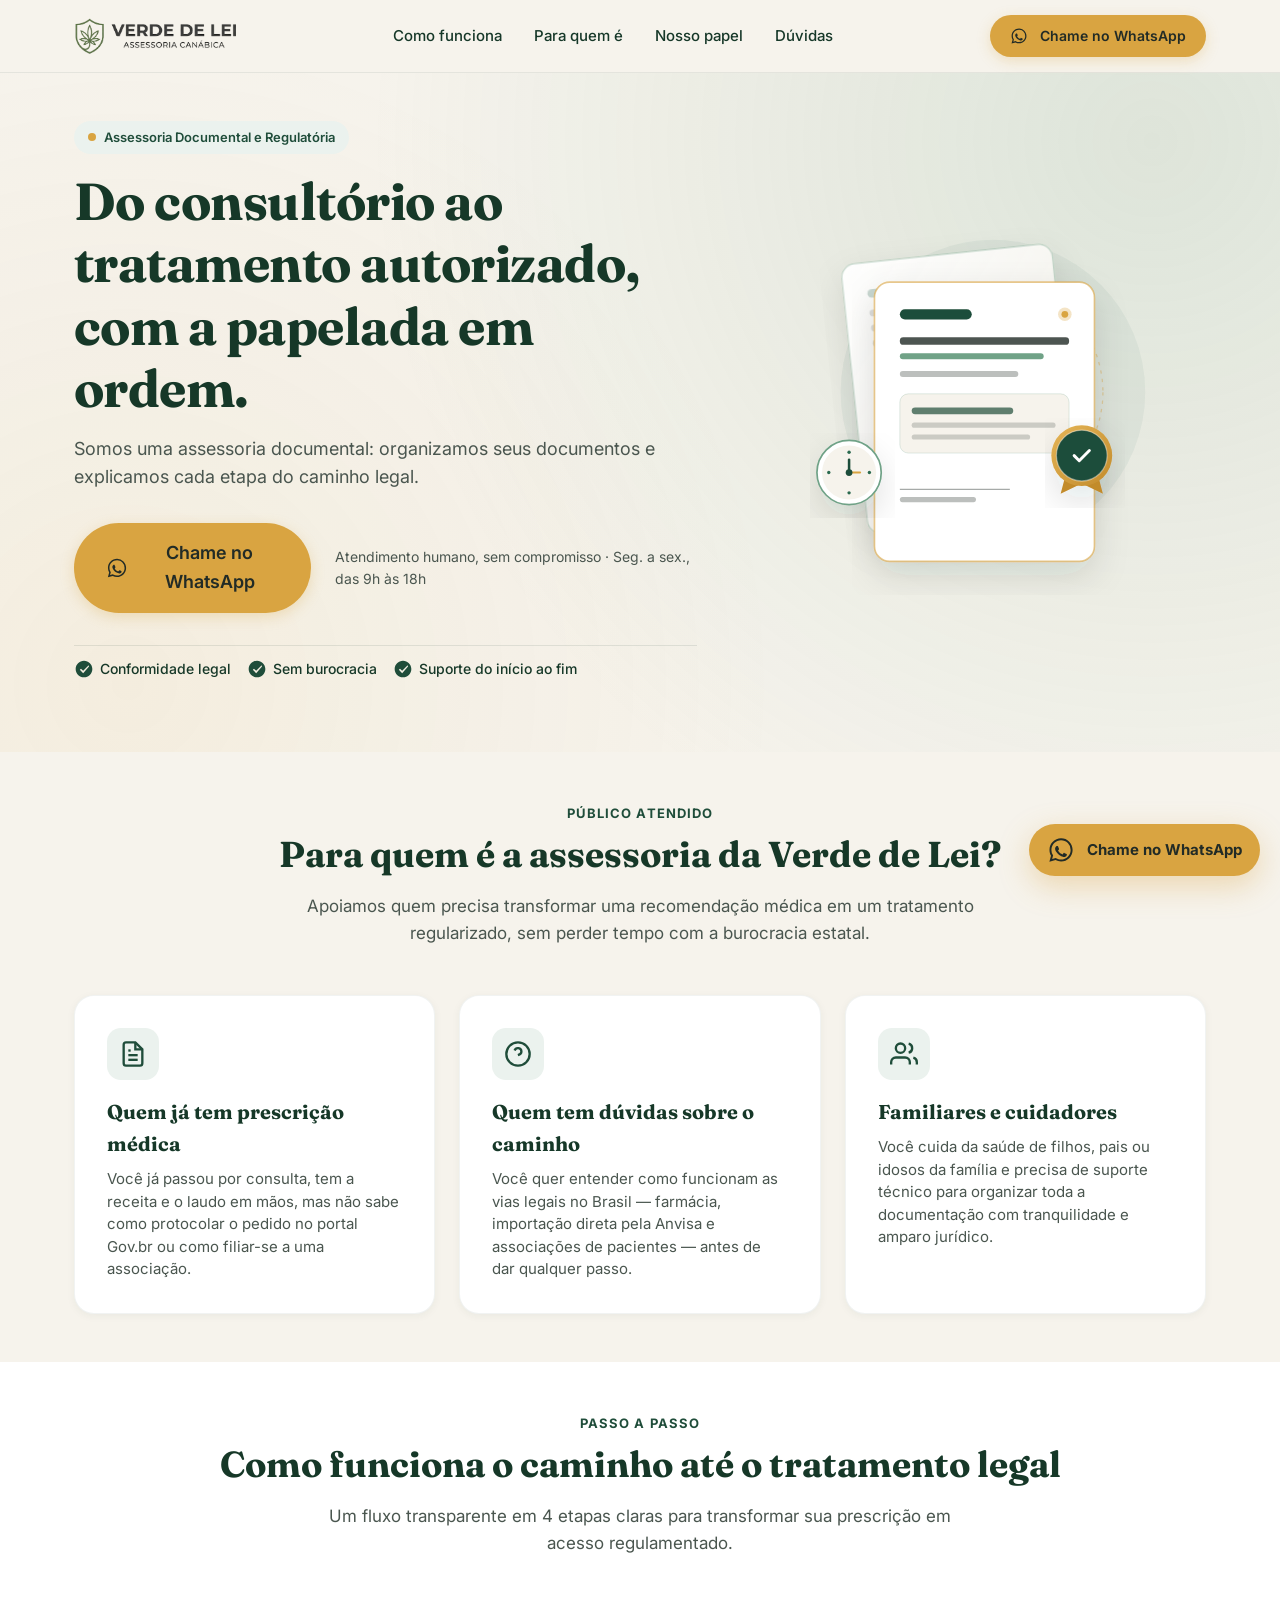
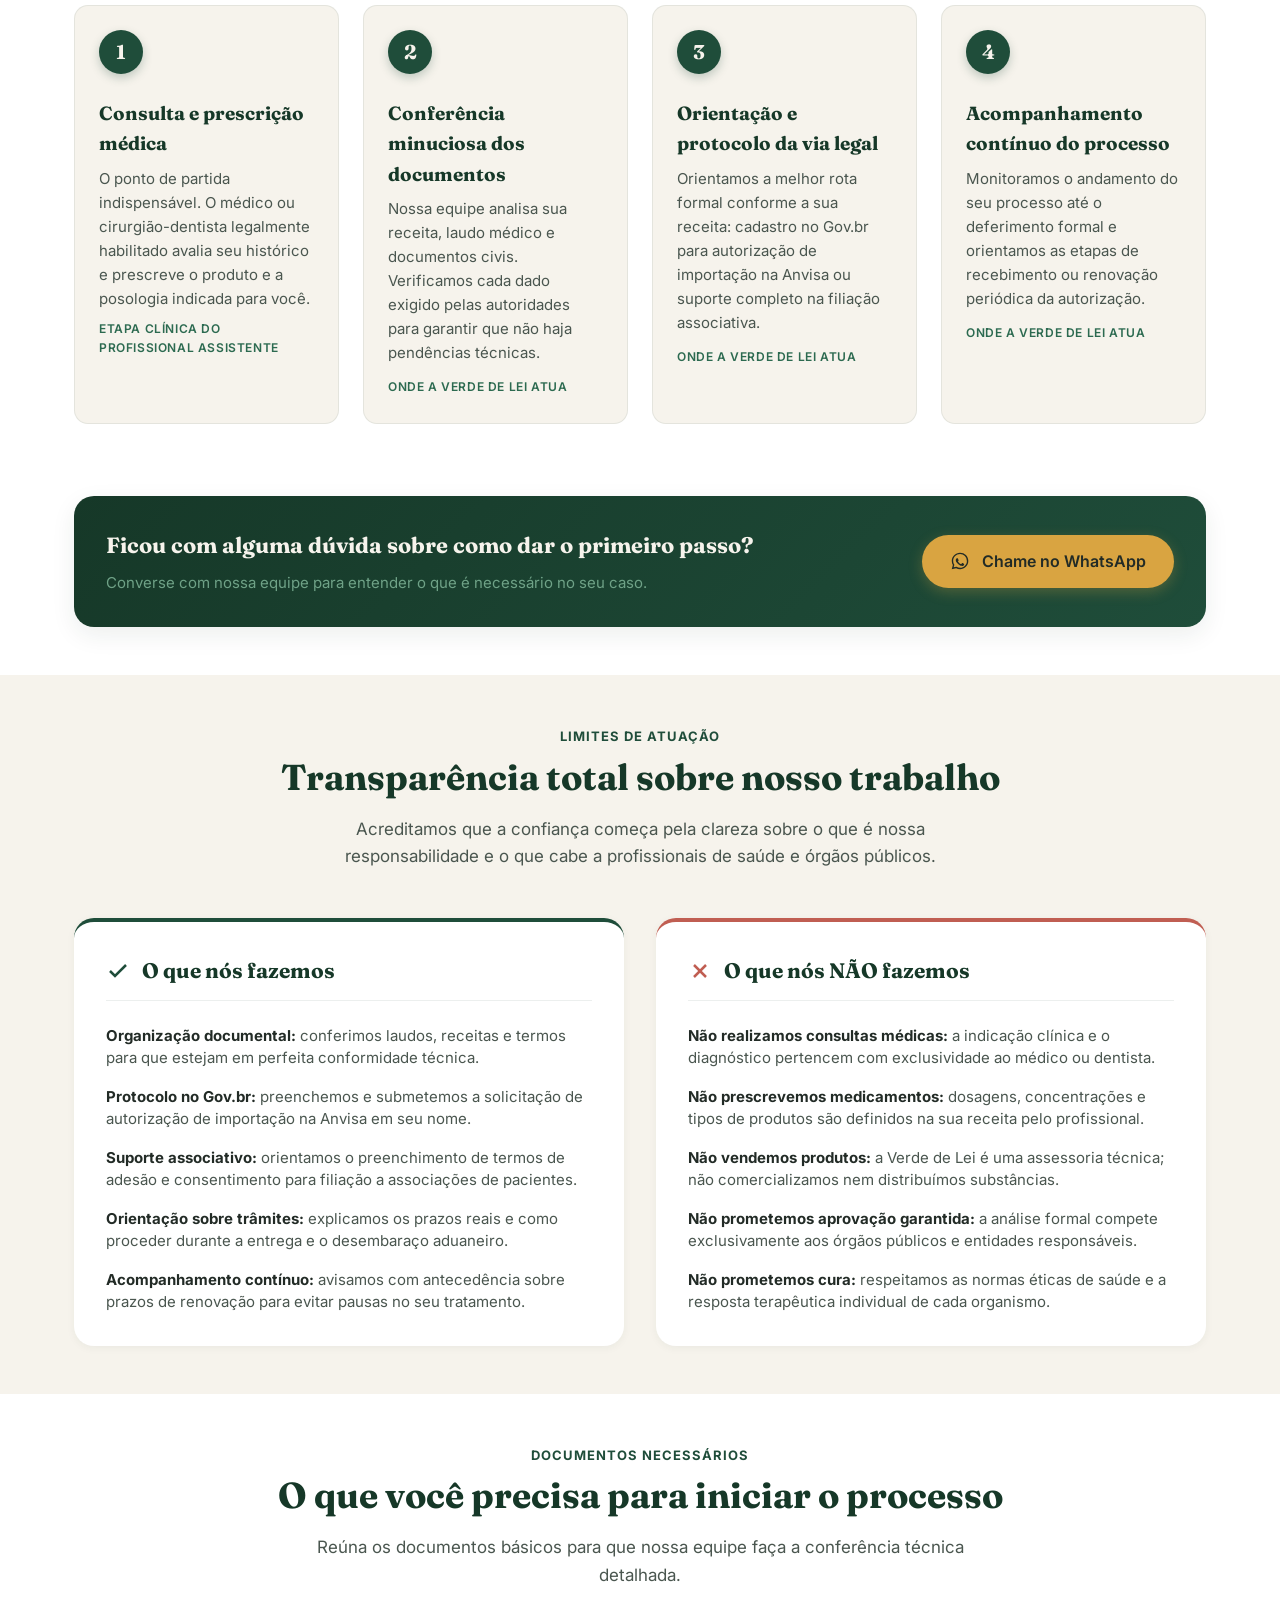
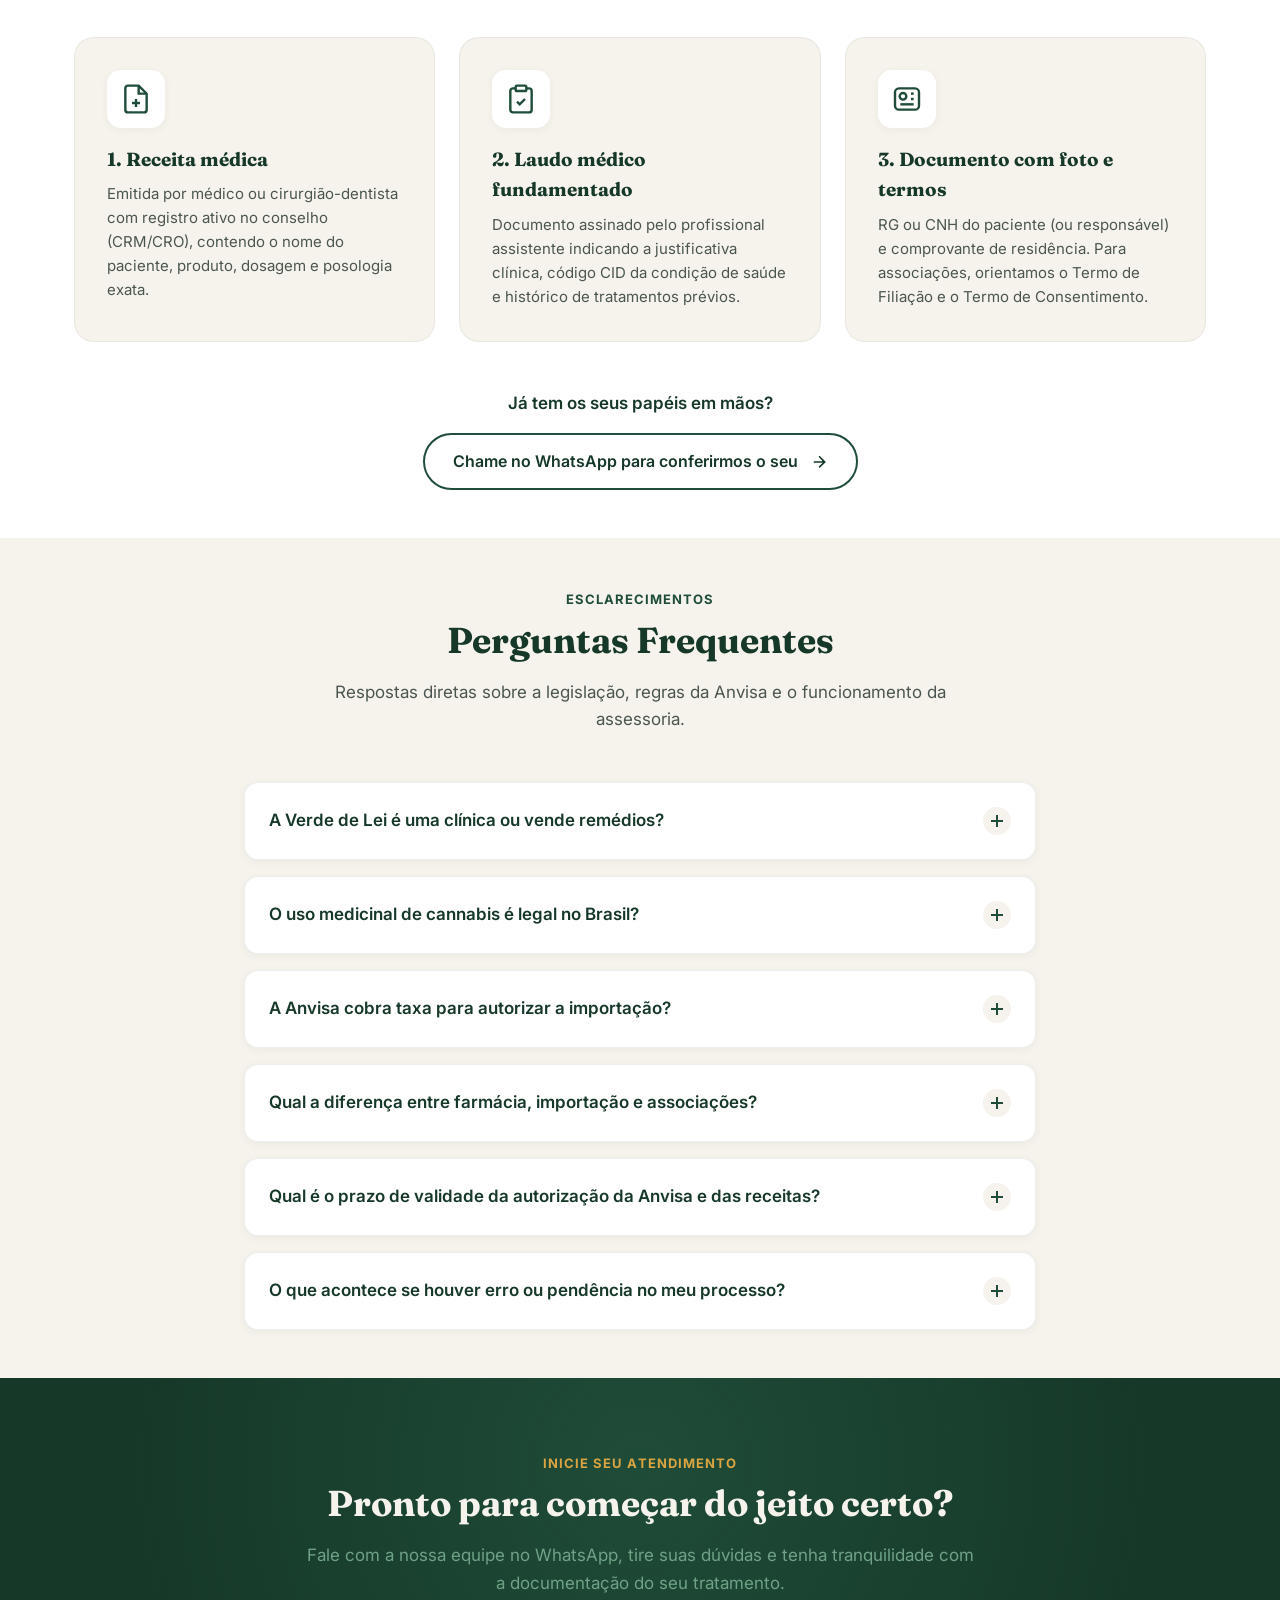
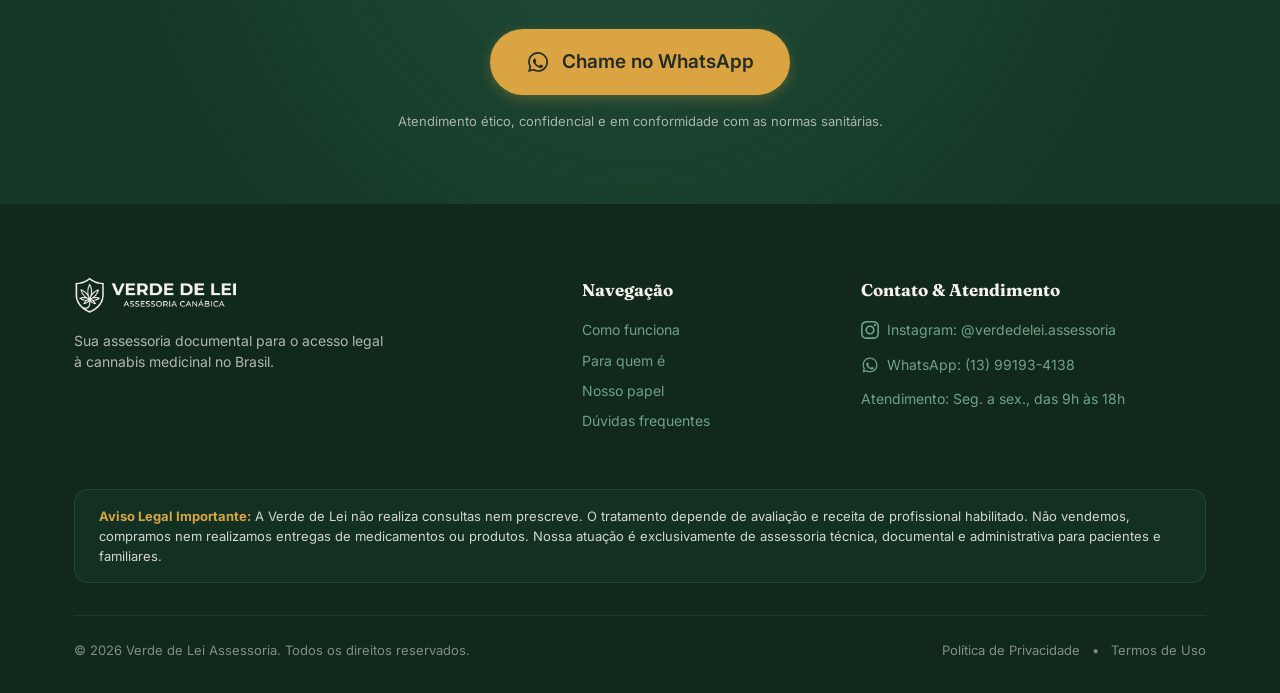
<file: index.html>
<!DOCTYPE html>
<html lang="pt-BR">
<head>
  <meta charset="UTF-8">
  <meta name="viewport" content="width=device-width, initial-scale=1.0">
  <title>Verde de Lei | Assessoria Documental em Cannabis Medicinal</title>
  <meta name="description" content="Assessoria documental para pacientes e familiares que buscam acesso legal à cannabis medicinal no Brasil. Cuidamos da burocracia na Anvisa e associações.">
  <link rel="canonical" href="https://verdedelei.com.br/">
  <meta name="robots" content="index, follow">

  <!-- Open Graph / Facebook / WhatsApp -->
  <meta property="og:type" content="website">
  <meta property="og:url" content="https://verdedelei.com.br/">
  <meta property="og:title" content="Verde de Lei | Assessoria Documental em Cannabis Medicinal">
  <meta property="og:description" content="Do consultório ao tratamento autorizado, com a papelada em ordem. Organizamos seus documentos e explicamos cada etapa do caminho legal.">
  <meta property="og:image" content="https://verdedelei.com.br/assets/og-image.png">
  <meta property="og:locale" content="pt_BR">

  <!-- Twitter -->
  <meta name="twitter:card" content="summary_large_image">
  <meta name="twitter:title" content="Verde de Lei | Assessoria Documental em Cannabis Medicinal">
  <meta name="twitter:description" content="Do consultório ao tratamento autorizado, com a papelada em ordem. Assessoria técnica em Anvisa e associações.">
  <meta name="twitter:image" content="https://verdedelei.com.br/assets/og-image.png">

  <!-- Favicon -->
  <link rel="icon" type="image/png" sizes="32x32" href="assets/logo-icone.png">
  <link rel="apple-touch-icon" href="assets/logo-icone.png">

  <!-- Google Fonts com display=swap -->
  <link rel="preconnect" href="https://fonts.googleapis.com">
  <link rel="preconnect" href="https://fonts.gstatic.com" crossorigin>
  <link href="https://fonts.googleapis.com/css2?family=Fraunces:opsz,wght@9..144,500;600;700&family=Inter:wght@400;500;600;700&display=swap" rel="stylesheet">

  <link rel="stylesheet" href="style.css">

  <!-- Schema.org JSON-LD (Organization + FAQPage) -->
  <script type="application/ld+json">
  {
    "@context": "https://schema.org",
    "@graph": [
      {
        "@type": "Organization",
        "@id": "https://verdedelei.com.br/#organization",
        "name": "Verde de Lei",
        "url": "https://verdedelei.com.br/",
        "logo": "https://verdedelei.com.br/assets/logo-completo.png",
        "description": "Assessoria documental e administrativa especializada em processos de acesso legal à cannabis medicinal no Brasil.",
        "sameAs": [
          "https://instagram.com/verdedelei.assessoria"
        ],
        "contactPoint": {
          "@type": "ContactPoint",
          "telephone": "+55-13-99193-4138",
          "contactType": "Atendimento ao Paciente",
          "availableLanguage": "Portuguese",
          "hoursAvailable": {
            "@type": "OpeningHoursSpecification",
            "dayOfWeek": ["Monday", "Tuesday", "Wednesday", "Thursday", "Friday"],
            "opens": "09:00",
            "closes": "18:00"
          }
        }
      },
      {
        "@type": "FAQPage",
        "@id": "https://verdedelei.com.br/#faq",
        "mainEntity": [
          {
            "@type": "Question",
            "name": "A Verde de Lei é uma clínica médica ou vende remédios?",
            "acceptedAnswer": {
              "@type": "Answer",
              "text": "Não. A Verde de Lei é estritamente uma assessoria documental e administrativa. Não realizamos consultas, não emitimos prescrições médicas, não diagnosticamos doenças e não vendemos produtos ou medicamentos."
            }
          },
          {
            "@type": "Question",
            "name": "O uso medicinal da cannabis é legalizado no Brasil?",
            "acceptedAnswer": {
              "@type": "Answer",
              "text": "Sim. O acesso à cannabis para fins terapêuticos é regulamentado pela Anvisa. Pacientes com prescrição de profissional legalmente habilitado podem obter produtos por importação excepcional ou filiação a associações de pacientes amparadas pelas normas sanitárias vigentes."
            }
          },
          {
            "@type": "Question",
            "name": "A Anvisa cobra alguma taxa para autorizar a importação?",
            "acceptedAnswer": {
              "@type": "Answer",
              "text": "Não. O processo de solicitação de autorização para importação excepcional no portal Gov.br é 100% gratuito por parte do governo federal."
            }
          },
          {
            "@type": "Question",
            "name": "Quais são as diferenças práticas entre farmácia, importação e associações?",
            "acceptedAnswer": {
              "@type": "Answer",
              "text": "As farmácias nacionais oferecem retirada imediata de produtos autorizados pela Anvisa, porém com catálogo mais reduzido. A importação direta (RDC 660) oferece ampla variedade de formulações internacionais, dependendo de autorização federal e prazo de frete. As associações de pacientes sem fins lucrativos acolhem associados mediante receita e termos próprios de filiação e consentimento."
            }
          },
          {
            "@type": "Question",
            "name": "Qual é o prazo de validade da autorização da Anvisa?",
            "acceptedAnswer": {
              "@type": "Answer",
              "text": "Nos termos da RDC nº 660/2022 da Anvisa, a autorização excepcional de importação concedida ao paciente possui validade de dois anos. As receitas médicas para compras periódicas devem ser atualizadas conforme a orientação do profissional prescritor."
            }
          },
          {
            "@type": "Question",
            "name": "O que acontece se houver erros na minha documentação?",
            "acceptedAnswer": {
              "@type": "Answer",
              "text": "Divergências de dosagem, fotos ilegíveis de receitas ou dados cadastrais incorretos costumam gerar exigências nos órgãos reguladores, atrasando o início do tratamento por semanas. Nossa assessoria atua exatamente na conferência minuciosa prévia para evitar essas pendências."
            }
          }
        ]
      }
    ]
  }
  </script>
</head>
<body>
  <!-- Cabeçalho Institucional -->
  <header class="site-header" id="topo">
    <div class="container nav-container">
      <a href="#topo" class="logo-link" aria-label="Verde de Lei - Início">
        <img src="assets/logo-h.png" alt="Verde de Lei - Assessoria Canábica" class="logo-img logo-clara" width="180" height="42">
      </a>

      <nav class="main-nav" aria-label="Navegação Principal">
        <ul class="nav-links">
          <li><a href="#como-funciona">Como funciona</a></li>
          <li><a href="#para-quem-e">Para quem é</a></li>
          <li><a href="#o-que-fazemos">Nosso papel</a></li>
          <li><a href="#duvidas">Dúvidas</a></li>
        </ul>
      </nav>

      <div class="nav-cta">
        <a href="#" class="btn btn-primary btn-sm btn-whatsapp" data-wa-local="menu" aria-label="Falar com a Verde de Lei pelo WhatsApp">
          <svg class="icon-wa" aria-hidden="true" viewBox="0 0 24 24" width="18" height="18">
            <path fill="currentColor" d="M12.04 2c-5.46 0-9.91 4.45-9.91 9.91 0 1.75.46 3.45 1.32 4.95L2.05 22l5.25-1.38c1.45.79 3.08 1.21 4.74 1.21 5.46 0 9.91-4.45 9.91-9.91 0-2.65-1.03-5.14-2.9-7.01A9.82 9.82 0 0 0 12.04 2zm.01 1.67c2.2 0 4.26.86 5.82 2.41a8.17 8.17 0 0 1 2.41 5.83c0 4.54-3.7 8.24-8.24 8.24-1.48 0-2.93-.4-4.2-1.15l-.3-.18-3.12.82.83-3.04-.2-.31a8.19 8.19 0 0 1-1.26-4.38c0-4.54 3.7-8.24 8.24-8.24zm4.52 11.66c-.25-.13-1.47-.72-1.7-.81-.23-.08-.39-.13-.56.13-.17.25-.64.81-.79.97-.14.17-.29.19-.54.06-.25-.13-1.06-.39-2.02-1.25-.75-.67-1.26-1.5-1.41-1.75-.14-.25-.02-.39.11-.51.11-.11.25-.29.38-.44.12-.14.17-.25.25-.42.08-.17.04-.31-.02-.44-.06-.13-.56-1.35-.77-1.85-.2-.48-.41-.42-.56-.43h-.48c-.16 0-.43.06-.66.31-.23.25-.87.85-.87 2.08s.89 2.41 1.01 2.58c.13.17 1.75 2.67 4.24 3.75.59.26 1.05.41 1.41.53.6.19 1.14.16 1.57.1.48-.07 1.47-.6 1.68-1.18.21-.58.21-1.07.15-1.18-.06-.11-.23-.17-.48-.29z"/>
          </svg>
          <span>Chame no WhatsApp</span>
        </a>
      </div>
    </div>
  </header>

  <main id="conteudo-principal">
    <!-- Seção 1: Hero -->
    <section class="hero-section" aria-labelledby="hero-titulo">
      <div class="container hero-grid">
        <div class="hero-content">
          <div class="tag-label">
            <span class="tag-ponto" aria-hidden="true"></span>
            Assessoria Documental e Regulatória
          </div>

          <h1 id="hero-titulo" class="hero-title">
            Do consultório ao tratamento autorizado, com a papelada em ordem.
          </h1>

          <p class="hero-subtitle">
            Somos uma assessoria documental: organizamos seus documentos e explicamos cada etapa do caminho legal.
          </p>

          <div class="hero-cta-box">
            <a href="#" class="btn btn-primary btn-lg btn-whatsapp" data-wa-local="hero" aria-label="Iniciar atendimento pelo WhatsApp">
              <svg class="icon-wa" aria-hidden="true" viewBox="0 0 24 24" width="22" height="22">
                <path fill="currentColor" d="M12.04 2c-5.46 0-9.91 4.45-9.91 9.91 0 1.75.46 3.45 1.32 4.95L2.05 22l5.25-1.38c1.45.79 3.08 1.21 4.74 1.21 5.46 0 9.91-4.45 9.91-9.91 0-2.65-1.03-5.14-2.9-7.01A9.82 9.82 0 0 0 12.04 2zm.01 1.67c2.2 0 4.26.86 5.82 2.41a8.17 8.17 0 0 1 2.41 5.83c0 4.54-3.7 8.24-8.24 8.24-1.48 0-2.93-.4-4.2-1.15l-.3-.18-3.12.82.83-3.04-.2-.31a8.19 8.19 0 0 1-1.26-4.38c0-4.54 3.7-8.24 8.24-8.24zm4.52 11.66c-.25-.13-1.47-.72-1.7-.81-.23-.08-.39-.13-.56.13-.17.25-.64.81-.79.97-.14.17-.29.19-.54.06-.25-.13-1.06-.39-2.02-1.25-.75-.67-1.26-1.5-1.41-1.75-.14-.25-.02-.39.11-.51.11-.11.25-.29.38-.44.12-.14.17-.25.25-.42.08-.17.04-.31-.02-.44-.06-.13-.56-1.35-.77-1.85-.2-.48-.41-.42-.56-.43h-.48c-.16 0-.43.06-.66.31-.23.25-.87.85-.87 2.08s.89 2.41 1.01 2.58c.13.17 1.75 2.67 4.24 3.75.59.26 1.05.41 1.41.53.6.19 1.14.16 1.57.1.48-.07 1.47-.6 1.68-1.18.21-.58.21-1.07.15-1.18-.06-.11-.23-.17-.48-.29z"/>
              </svg>
              <span>Chame no WhatsApp</span>
            </a>
            <span class="hero-microcopy">Atendimento humano, sem compromisso · Seg. a sex., das 9h às 18h</span>
          </div>

          <div class="hero-badges" aria-label="Diferenciais da assessoria">
            <div class="badge-item">
              <svg class="badge-icon" aria-hidden="true" viewBox="0 0 24 24" width="20" height="20">
                <path fill="currentColor" d="M12 2C6.5 2 2 6.5 2 12s4.5 10 10 10 10-4.5 10-10S17.5 2 12 2zm-1 15-4-4 1.4-1.4 2.6 2.6 6.6-6.6L18 9l-7 8z"/>
              </svg>
              <span>Conformidade legal</span>
            </div>
            <div class="badge-item">
              <svg class="badge-icon" aria-hidden="true" viewBox="0 0 24 24" width="20" height="20">
                <path fill="currentColor" d="M12 2C6.5 2 2 6.5 2 12s4.5 10 10 10 10-4.5 10-10S17.5 2 12 2zm-1 15-4-4 1.4-1.4 2.6 2.6 6.6-6.6L18 9l-7 8z"/>
              </svg>
              <span>Sem burocracia</span>
            </div>
            <div class="badge-item">
              <svg class="badge-icon" aria-hidden="true" viewBox="0 0 24 24" width="20" height="20">
                <path fill="currentColor" d="M12 2C6.5 2 2 6.5 2 12s4.5 10 10 10 10-4.5 10-10S17.5 2 12 2zm-1 15-4-4 1.4-1.4 2.6 2.6 6.6-6.6L18 9l-7 8z"/>
              </svg>
              <span>Suporte do início ao fim</span>
            </div>
          </div>
        </div>

        <div class="hero-visual" aria-hidden="true">
          <!-- Ilustração vetorial limpa e autoral: Documentos técnicos, Selo de conformidade e Relógio -->
          <svg class="hero-svg-art" viewBox="0 0 520 460" width="520" height="460" role="img" aria-label="Ilustração de documentos, selo de conformidade e tempo">
            <defs>
              <linearGradient id="cardGrad" x1="0%" y1="0%" x2="100%" y2="100%">
                <stop offset="0%" stop-color="#FFFFFF" stop-opacity="0.95"/>
                <stop offset="100%" stop-color="#F6F3EC" stop-opacity="0.9"/>
              </linearGradient>
              <linearGradient id="goldGrad" x1="0%" y1="0%" x2="100%" y2="100%">
                <stop offset="0%" stop-color="#E5B558"/>
                <stop offset="100%" stop-color="#C28B2B"/>
              </linearGradient>
              <linearGradient id="greenGrad" x1="0%" y1="0%" x2="100%" y2="100%">
                <stop offset="0%" stop-color="#2C6A50"/>
                <stop offset="100%" stop-color="#1F4D3A"/>
              </linearGradient>
              <filter id="softShadow" x="-10%" y="-10%" width="130%" height="130%">
                <feDropShadow dx="0" dy="16" stdDeviation="20" flood-color="#163828" flood-opacity="0.12"/>
              </filter>
            </defs>

            <!-- Círculo abstrato de fundo decorativo -->
            <circle cx="280" cy="220" r="180" fill="#2C6A50" fill-opacity="0.06"/>
            <circle cx="280" cy="220" r="130" stroke="#D9A441" stroke-width="1.5" stroke-dasharray="4 6" fill="none" opacity="0.4"/>

            <!-- Documento 1 (Base inclinada) -->
            <g transform="translate(100, 70) rotate(-6)" filter="url(#softShadow)">
              <rect width="250" height="320" rx="16" fill="url(#cardGrad)" stroke="#6FA287" stroke-width="1.5" stroke-opacity="0.3"/>
              <rect x="28" y="32" width="70" height="10" rx="5" fill="#2C6A50" fill-opacity="0.25"/>
              <rect x="28" y="56" width="190" height="8" rx="4" fill="#222B26" fill-opacity="0.15"/>
              <rect x="28" y="74" width="160" height="8" rx="4" fill="#222B26" fill-opacity="0.15"/>
              <rect x="28" y="92" width="140" height="8" rx="4" fill="#222B26" fill-opacity="0.15"/>
              <line x1="28" y1="120" x2="220" y2="120" stroke="#6FA287" stroke-width="1" stroke-opacity="0.3"/>
              <rect x="28" y="140" width="180" height="8" rx="4" fill="#222B26" fill-opacity="0.1"/>
              <rect x="28" y="158" width="150" height="8" rx="4" fill="#222B26" fill-opacity="0.1"/>
            </g>

            <!-- Documento 2 (Frente principal) -->
            <g transform="translate(140, 90)" filter="url(#softShadow)">
              <rect width="260" height="330" rx="18" fill="#FFFFFF" stroke="#D9A441" stroke-width="2" stroke-opacity="0.6"/>
              <!-- Cabeçalho do Dossiê -->
              <rect x="30" y="32" width="85" height="12" rx="6" fill="#1F4D3A"/>
              <circle cx="225" cy="38" r="8" fill="#D9A441" fill-opacity="0.3"/>
              <circle cx="225" cy="38" r="4" fill="#D9A441"/>

              <!-- Linhas de especificação técnica -->
              <rect x="30" y="65" width="200" height="9" rx="4" fill="#222B26" fill-opacity="0.8"/>
              <rect x="30" y="84" width="170" height="7" rx="3.5" fill="#6FA287"/>
              <rect x="30" y="105" width="140" height="7" rx="3.5" fill="#222B26" fill-opacity="0.3"/>

              <!-- Bloco de conformidade regulatória -->
              <rect x="30" y="132" width="200" height="70" rx="10" fill="#F6F3EC" stroke="#6FA287" stroke-width="1" stroke-opacity="0.25"/>
              <rect x="44" y="148" width="120" height="8" rx="4" fill="#1F4D3A" fill-opacity="0.7"/>
              <rect x="44" y="166" width="170" height="6" rx="3" fill="#222B26" fill-opacity="0.2"/>
              <rect x="44" y="180" width="140" height="6" rx="3" fill="#222B26" fill-opacity="0.2"/>

              <!-- Linhas de assinatura formal -->
              <line x1="30" y1="245" x2="160" y2="245" stroke="#222B26" stroke-width="1.5" stroke-opacity="0.4"/>
              <rect x="30" y="254" width="90" height="6" rx="3" fill="#222B26" fill-opacity="0.3"/>
            </g>

            <!-- Elemento Selo de Conformidade com fita -->
            <g transform="translate(330, 240)" filter="url(#softShadow)">
              <!-- Fitas do selo -->
              <path d="M42 55 L30 100 L55 88 L80 100 L68 55 Z" fill="#C28B2B"/>
              <!-- Medalha externa -->
              <circle cx="55" cy="55" r="36" fill="url(#goldGrad)"/>
              <circle cx="55" cy="55" r="30" fill="#1F4D3A" stroke="#FFFFFF" stroke-width="1.5" stroke-opacity="0.4"/>
              <!-- Ícone de check de conformidade -->
              <path d="M46 55 L52 61 L64 49" fill="none" stroke="#FFFFFF" stroke-width="3.5" stroke-linecap="round" stroke-linejoin="round"/>
            </g>

            <!-- Elemento Relógio de Prazo / Agilidade -->
            <g transform="translate(65, 270)" filter="url(#softShadow)">
              <circle cx="45" cy="45" r="38" fill="#FFFFFF" stroke="#6FA287" stroke-width="2"/>
              <circle cx="45" cy="45" r="32" fill="#F6F3EC"/>
              <!-- Marcadores do relógio -->
              <circle cx="45" cy="21" r="2" fill="#2C6A50"/>
              <circle cx="69" cy="45" r="2" fill="#2C6A50"/>
              <circle cx="45" cy="69" r="2" fill="#2C6A50"/>
              <circle cx="21" cy="45" r="2" fill="#2C6A50"/>
              <!-- Ponteiros -->
              <path d="M45 45 L45 30" stroke="#1F4D3A" stroke-width="3" stroke-linecap="round"/>
              <path d="M45 45 L58 45" stroke="#D9A441" stroke-width="2.5" stroke-linecap="round"/>
              <circle cx="45" cy="45" r="4" fill="#1F4D3A"/>
            </g>
          </svg>
        </div>
      </div>
    </section>

    <!-- Seção 2: Para quem é -->
    <section class="section section-cream" id="para-quem-e" aria-labelledby="pq-titulo">
      <div class="container">
        <div class="section-header text-center">
          <span class="section-kicker">Público Atendido</span>
          <h2 id="pq-titulo" class="section-title">Para quem é a assessoria da Verde de Lei?</h2>
          <p class="section-description">
            Apoiamos quem precisa transformar uma recomendação médica em um tratamento regularizado, sem perder tempo com a burocracia estatal.
          </p>
        </div>

        <div class="grid-3 cards-grid">
          <!-- Card 1 -->
          <article class="feature-card">
            <div class="card-icon-wrap" aria-hidden="true">
              <svg viewBox="0 0 24 24" width="28" height="28" fill="none" stroke="currentColor" stroke-width="2">
                <path d="M14 2H6a2 2 0 0 0-2 2v16a2 2 0 0 0 2 2h12a2 2 0 0 0 2-2V8z"/>
                <polyline points="14 2 14 8 20 8"/>
                <line x1="16" y1="13" x2="8" y2="13"/>
                <line x1="16" y1="17" x2="8" y2="17"/>
                <polyline points="10 9 9 9 8 9"/>
              </svg>
            </div>
            <h3 class="card-title">Quem já tem prescrição médica</h3>
            <p class="card-body">
              Você já passou por consulta, tem a receita e o laudo em mãos, mas não sabe como protocolar o pedido no portal Gov.br ou como filiar-se a uma associação.
            </p>
          </article>

          <!-- Card 2 -->
          <article class="feature-card">
            <div class="card-icon-wrap" aria-hidden="true">
              <svg viewBox="0 0 24 24" width="28" height="28" fill="none" stroke="currentColor" stroke-width="2">
                <circle cx="12" cy="12" r="10"/>
                <path d="M9.09 9a3 3 0 0 1 5.83 1c0 2-3 3-3 3"/>
                <line x1="12" y1="17" x2="12.01" y2="17"/>
              </svg>
            </div>
            <h3 class="card-title">Quem tem dúvidas sobre o caminho</h3>
            <p class="card-body">
              Você quer entender como funcionam as vias legais no Brasil — farmácia, importação direta pela Anvisa e associações de pacientes — antes de dar qualquer passo.
            </p>
          </article>

          <!-- Card 3 -->
          <article class="feature-card">
            <div class="card-icon-wrap" aria-hidden="true">
              <svg viewBox="0 0 24 24" width="28" height="28" fill="none" stroke="currentColor" stroke-width="2">
                <path d="M17 21v-2a4 4 0 0 0-4-4H5a4 4 0 0 0-4 4v2"/>
                <circle cx="9" cy="7" r="4"/>
                <path d="M23 21v-2a4 4 0 0 0-3-3.87"/>
                <path d="M16 3.13a4 4 0 0 1 0 7.75"/>
              </svg>
            </div>
            <h3 class="card-title">Familiares e cuidadores</h3>
            <p class="card-body">
              Você cuida da saúde de filhos, pais ou idosos da família e precisa de suporte técnico para organizar toda a documentação com tranquilidade e amparo jurídico.
            </p>
          </article>
        </div>
      </div>
    </section>

    <!-- Seção 3: Como funciona -->
    <section class="section section-white" id="como-funciona" aria-labelledby="cf-titulo">
      <div class="container">
        <div class="section-header text-center">
          <span class="section-kicker">Passo a Passo</span>
          <h2 id="cf-titulo" class="section-title">Como funciona o caminho até o tratamento legal</h2>
          <p class="section-description">
            Um fluxo transparente em 4 etapas claras para transformar sua prescrição em acesso regulamentado.
          </p>
        </div>

        <div class="timeline-steps">
          <!-- Passo 1 -->
          <div class="step-card">
            <div class="step-badge">1</div>
            <div class="step-content">
              <h3 class="step-title">Consulta e prescrição médica</h3>
              <p class="step-text">
                O ponto de partida indispensável. O médico ou cirurgião-dentista legalmente habilitado avalia seu histórico e prescreve o produto e a posologia indicada para você.
              </p>
              <span class="step-tag">Etapa clínica do profissional assistente</span>
            </div>
          </div>

          <!-- Passo 2 -->
          <div class="step-card">
            <div class="step-badge">2</div>
            <div class="step-content">
              <h3 class="step-title">Conferência minuciosa dos documentos</h3>
              <p class="step-text">
                Nossa equipe analisa sua receita, laudo médico e documentos civis. Verificamos cada dado exigido pelas autoridades para garantir que não haja pendências técnicas.
              </p>
              <span class="step-tag">Onde a Verde de Lei atua</span>
            </div>
          </div>

          <!-- Passo 3 -->
          <div class="step-card">
            <div class="step-badge">3</div>
            <div class="step-content">
              <h3 class="step-title">Orientação e protocolo da via legal</h3>
              <p class="step-text">
                Orientamos a melhor rota formal conforme a sua receita: cadastro no Gov.br para autorização de importação na Anvisa ou suporte completo na filiação associativa.
              </p>
              <span class="step-tag">Onde a Verde de Lei atua</span>
            </div>
          </div>

          <!-- Passo 4 -->
          <div class="step-card">
            <div class="step-badge">4</div>
            <div class="step-content">
              <h3 class="step-title">Acompanhamento contínuo do processo</h3>
              <p class="step-text">
                Monitoramos o andamento do seu processo até o deferimento formal e orientamos as etapas de recebimento ou renovação periódica da autorização.
              </p>
              <span class="step-tag">Onde a Verde de Lei atua</span>
            </div>
          </div>
        </div>

        <!-- CTA Intermediário -->
        <div class="cta-banner-middle">
          <div class="cta-banner-content">
            <h3>Ficou com alguma dúvida sobre como dar o primeiro passo?</h3>
            <p>Converse com nossa equipe para entender o que é necessário no seu caso.</p>
          </div>
          <a href="#" class="btn btn-primary btn-whatsapp" data-wa-local="meio" aria-label="Tirar dúvidas pelo WhatsApp">
            <svg class="icon-wa" aria-hidden="true" viewBox="0 0 24 24" width="20" height="20">
              <path fill="currentColor" d="M12.04 2c-5.46 0-9.91 4.45-9.91 9.91 0 1.75.46 3.45 1.32 4.95L2.05 22l5.25-1.38c1.45.79 3.08 1.21 4.74 1.21 5.46 0 9.91-4.45 9.91-9.91 0-2.65-1.03-5.14-2.9-7.01A9.82 9.82 0 0 0 12.04 2zm.01 1.67c2.2 0 4.26.86 5.82 2.41a8.17 8.17 0 0 1 2.41 5.83c0 4.54-3.7 8.24-8.24 8.24-1.48 0-2.93-.4-4.2-1.15l-.3-.18-3.12.82.83-3.04-.2-.31a8.19 8.19 0 0 1-1.26-4.38c0-4.54 3.7-8.24 8.24-8.24zm4.52 11.66c-.25-.13-1.47-.72-1.7-.81-.23-.08-.39-.13-.56.13-.17.25-.64.81-.79.97-.14.17-.29.19-.54.06-.25-.13-1.06-.39-2.02-1.25-.75-.67-1.26-1.5-1.41-1.75-.14-.25-.02-.39.11-.51.11-.11.25-.29.38-.44.12-.14.17-.25.25-.42.08-.17.04-.31-.02-.44-.06-.13-.56-1.35-.77-1.85-.2-.48-.41-.42-.56-.43h-.48c-.16 0-.43.06-.66.31-.23.25-.87.85-.87 2.08s.89 2.41 1.01 2.58c.13.17 1.75 2.67 4.24 3.75.59.26 1.05.41 1.41.53.6.19 1.14.16 1.57.1.48-.07 1.47-.6 1.68-1.18.21-.58.21-1.07.15-1.18-.06-.11-.23-.17-.48-.29z"/>
            </svg>
            <span>Chame no WhatsApp</span>
          </a>
        </div>
      </div>
    </section>

    <!-- Seção 4: O que fazemos e o que não fazemos -->
    <section class="section section-cream" id="o-que-fazemos" aria-labelledby="fazemos-titulo">
      <div class="container">
        <div class="section-header text-center">
          <span class="section-kicker">Limites de Atuação</span>
          <h2 id="fazemos-titulo" class="section-title">Transparência total sobre nosso trabalho</h2>
          <p class="section-description">
            Acreditamos que a confiança começa pela clareza sobre o que é nossa responsabilidade e o que cabe a profissionais de saúde e órgãos públicos.
          </p>
        </div>

        <div class="grid-2 comparison-grid">
          <!-- Coluna O Que Fazemos -->
          <div class="comparison-column col-fazemos">
            <div class="col-header">
              <span class="col-icon" aria-hidden="true">
                <svg viewBox="0 0 24 24" width="24" height="24" fill="none" stroke="currentColor" stroke-width="2.5">
                  <path d="M20 6L9 17l-5-5"/>
                </svg>
              </span>
              <h3>O que nós fazemos</h3>
            </div>
            <ul class="col-list">
              <li>
                <strong>Organização documental:</strong> conferimos laudos, receitas e termos para que estejam em perfeita conformidade técnica.
              </li>
              <li>
                <strong>Protocolo no Gov.br:</strong> preenchemos e submetemos a solicitação de autorização de importação na Anvisa em seu nome.
              </li>
              <li>
                <strong>Suporte associativo:</strong> orientamos o preenchimento de termos de adesão e consentimento para filiação a associações de pacientes.
              </li>
              <li>
                <strong>Orientação sobre trâmites:</strong> explicamos os prazos reais e como proceder durante a entrega e o desembaraço aduaneiro.
              </li>
              <li>
                <strong>Acompanhamento contínuo:</strong> avisamos com antecedência sobre prazos de renovação para evitar pausas no seu tratamento.
              </li>
            </ul>
          </div>

          <!-- Coluna O Que Não Fazemos -->
          <div class="comparison-column col-nao-fazemos">
            <div class="col-header">
              <span class="col-icon" aria-hidden="true">
                <svg viewBox="0 0 24 24" width="24" height="24" fill="none" stroke="currentColor" stroke-width="2.5">
                  <line x1="18" y1="6" x2="6" y2="18"/>
                  <line x1="6" y1="6" x2="18" y2="18"/>
                </svg>
              </span>
              <h3>O que nós NÃO fazemos</h3>
            </div>
            <ul class="col-list">
              <li>
                <strong>Não realizamos consultas médicas:</strong> a indicação clínica e o diagnóstico pertencem com exclusividade ao médico ou dentista.
              </li>
              <li>
                <strong>Não prescrevemos medicamentos:</strong> dosagens, concentrações e tipos de produtos são definidos na sua receita pelo profissional.
              </li>
              <li>
                <strong>Não vendemos produtos:</strong> a Verde de Lei é uma assessoria técnica; não comercializamos nem distribuímos substâncias.
              </li>
              <li>
                <strong>Não prometemos aprovação garantida:</strong> a análise formal compete exclusivamente aos órgãos públicos e entidades responsáveis.
              </li>
              <li>
                <strong>Não prometemos cura:</strong> respeitamos as normas éticas de saúde e a resposta terapêutica individual de cada organismo.
              </li>
            </ul>
          </div>
        </div>
      </div>
    </section>

    <!-- Seção 5: Checklist de documentos -->
    <section class="section section-white" id="checklist" aria-labelledby="chk-titulo">
      <div class="container">
        <div class="section-header text-center">
          <span class="section-kicker">Documentos Necessários</span>
          <h2 id="chk-titulo" class="section-title">O que você precisa para iniciar o processo</h2>
          <p class="section-description">
            Reúna os documentos básicos para que nossa equipe faça a conferência técnica detalhada.
          </p>
        </div>

        <div class="grid-3 checklist-grid">
          <!-- Item 1 -->
          <div class="checklist-card">
            <div class="chk-icon-wrap" aria-hidden="true">
              <svg viewBox="0 0 24 24" width="32" height="32" fill="none" stroke="currentColor" stroke-width="1.8">
                <path d="M14 2H6a2 2 0 0 0-2 2v16a2 2 0 0 0 2 2h12a2 2 0 0 0 2-2V8z"/>
                <polyline points="14 2 14 8 20 8"/>
                <line x1="12" y1="18" x2="12" y2="12"/>
                <line x1="9" y1="15" x2="15" y2="15"/>
              </svg>
            </div>
            <h3>1. Receita médica</h3>
            <p>
              Emitida por médico ou cirurgião-dentista com registro ativo no conselho (CRM/CRO), contendo o nome do paciente, produto, dosagem e posologia exata.
            </p>
          </div>

          <!-- Item 2 -->
          <div class="checklist-card">
            <div class="chk-icon-wrap" aria-hidden="true">
              <svg viewBox="0 0 24 24" width="32" height="32" fill="none" stroke="currentColor" stroke-width="1.8">
                <path d="M16 4h2a2 2 0 0 1 2 2v14a2 2 0 0 1-2 2H6a2 2 0 0 1-2-2V6a2 2 0 0 1 2-2h2"/>
                <rect x="8" y="2" width="8" height="4" rx="1" ry="1"/>
                <path d="M9 14l2 2 4-4"/>
              </svg>
            </div>
            <h3>2. Laudo médico fundamentado</h3>
            <p>
              Documento assinado pelo profissional assistente indicando a justificativa clínica, código CID da condição de saúde e histórico de tratamentos prévios.
            </p>
          </div>

          <!-- Item 3 -->
          <div class="checklist-card">
            <div class="chk-icon-wrap" aria-hidden="true">
              <svg viewBox="0 0 24 24" width="32" height="32" fill="none" stroke="currentColor" stroke-width="1.8">
                <rect x="3" y="4" width="18" height="16" rx="3"/>
                <circle cx="9" cy="10" r="2.5"/>
                <line x1="15" y1="8" x2="17" y2="8"/>
                <line x1="15" y1="12" x2="17" y2="12"/>
                <line x1="7" y1="16" x2="17" y2="16"/>
              </svg>
            </div>
            <h3>3. Documento com foto e termos</h3>
            <p>
              RG ou CNH do paciente (ou responsável) e comprovante de residência. Para associações, orientamos o Termo de Filiação e o Termo de Consentimento.
            </p>
          </div>
        </div>

        <div class="checklist-action text-center">
          <p class="checklist-lead">Já tem os seus papéis em mãos?</p>
          <a href="#" class="btn btn-outline btn-whatsapp" data-wa-local="meio" aria-label="Enviar documentos para conferência no WhatsApp">
            <span>Chame no WhatsApp para conferirmos o seu</span>
            <svg class="icon-arrow" aria-hidden="true" viewBox="0 0 24 24" width="18" height="18">
              <path fill="currentColor" d="M5 13h11.86l-5.43 5.43 1.42 1.42L21.14 12l-8.29-8.29-1.42 1.42L16.86 11H5v2z"/>
            </svg>
          </a>
        </div>
      </div>
    </section>

    <!-- Seção 6: Perguntas Frequentes em Acordeão Acessível -->
    <section class="section section-cream" id="duvidas" aria-labelledby="faq-titulo">
      <div class="container container-narrow">
        <div class="section-header text-center">
          <span class="section-kicker">Esclarecimentos</span>
          <h2 id="faq-titulo" class="section-title">Perguntas Frequentes</h2>
          <p class="section-description">
            Respostas diretas sobre a legislação, regras da Anvisa e o funcionamento da assessoria.
          </p>
        </div>

        <!-- Acordeão acessível construído com native details/summary conforme guidance modern web -->
        <div class="accordion" aria-labelledby="faq-titulo">
          <!-- Pergunta 1 -->
          <details class="faq-item">
            <summary class="faq-trigger">
              <span class="faq-question">A Verde de Lei é uma clínica ou vende remédios?</span>
              <span class="faq-icon" aria-hidden="true"></span>
            </summary>
            <div class="faq-content">
              <p>
                Não. A Verde de Lei é uma assessoria documental e administrativa independente. Não realizamos consultas, não prescrevemos medicamentos e não comercializamos produtos à base de cannabis. Nossa atuação concentra-se em organizar seu dossiê, orientar os procedimentos no portal Gov.br e prestar suporte na filiação a associações de pacientes.
              </p>
            </div>
          </details>

          <!-- Pergunta 2 -->
          <details class="faq-item">
            <summary class="faq-trigger">
              <span class="faq-question">O uso medicinal de cannabis é legal no Brasil?</span>
              <span class="faq-icon" aria-hidden="true"></span>
            </summary>
            <div class="faq-content">
              <p>
                Sim. O acesso à cannabis medicinal no Brasil é respaldado por regulamentações sanitárias consolidadas da Anvisa. Entre elas destacam-se a <strong>RDC nº 660/2022</strong> (procedimento de importação excepcional por pessoa física para uso próprio via portal Gov.br), a <strong>RDC nº 1.015/2026</strong> (dispensação em farmácias mediante retenção de receituário de controle especial ou notificação de receita) e a <strong>RDC nº 1.014/2026</strong> (marco regulatório para entidades e associações de pacientes sem fins lucrativos). Em todas as vias legais, a avaliação prévia, o laudo e a prescrição por médico ou cirurgião-dentista legalmente habilitado são requisitos indispensáveis.
              </p>
            </div>
          </details>

          <!-- Pergunta 3 -->
          <details class="faq-item">
            <summary class="faq-trigger">
              <span class="faq-question">A Anvisa cobra taxa para autorizar a importação?</span>
              <span class="faq-icon" aria-hidden="true"></span>
            </summary>
            <div class="faq-content">
              <p>
                Não. O procedimento de solicitação da autorização de importação excepcional no portal Gov.br (RDC nº 660/2022) é um serviço público gratuito oferecido pelo governo federal e pela Anvisa. Não existe cobrança de taxa governamental para a emissão dessa licença sanitária. O paciente arca apenas com o custo do produto prescrito e respectivo frete perante o fornecedor internacional escolhido, além da assessoria técnica caso deseje delegar a burocracia documental.
              </p>
            </div>
          </details>

          <!-- Pergunta 4 -->
          <details class="faq-item">
            <summary class="faq-trigger">
              <span class="faq-question">Qual a diferença entre farmácia, importação e associações?</span>
              <span class="faq-icon" aria-hidden="true"></span>
            </summary>
            <div class="faq-content">
              <p>
                São três caminhos formais com trâmites e características próprias:
              </p>
              <ul>
                <li><strong>Farmácias nacionais (RDC nº 1.015/2026):</strong> produtos com autorização sanitária nacional, dispensados exclusivamente por farmacêutico no balcão mediante retenção de receita médica (Receita de Controle Especial em 2 vias para até 0,2% de THC ou Notificação A para teores superiores), com catálogo mais restrito de formulações.</li>
                <li><strong>Importação excepcional (RDC nº 660/2022):</strong> acesso individual a um amplo catálogo de fabricantes internacionais reconhecidos, mediante autorização prévia da Anvisa expedida pelo portal Gov.br antes do envio ao Brasil.</li>
                <li><strong>Associações de pacientes (RDC nº 1.014/2026):</strong> entidades sem fins lucrativos (onde não há venda ou comercialização comum). O acesso ocorre por meio de filiação formal, apresentação de laudo com CID, prescrição médica e assinatura obrigatória do Termo de Adesão Associativa e do Termo de Consentimento Livre e Esclarecido (TCLE).</li>
              </ul>
            </div>
          </details>

          <!-- Pergunta 5 -->
          <details class="faq-item">
            <summary class="faq-trigger">
              <span class="faq-question">Qual é o prazo de validade da autorização da Anvisa e das receitas?</span>
              <span class="faq-icon" aria-hidden="true"></span>
            </summary>
            <div class="faq-content">
              <p>
                Nos termos do Art. 7º da RDC nº 660/2022 da Anvisa, a autorização excepcional de importação concedida ao paciente tem validade de <strong>2 anos</strong>, permitindo importações periódicas ao longo desse período desde que haja prescrição médica correspondente. Já nas farmácias nacionais (RDC nº 1.015/2026), o prazo para a dispensação da receita de controle especial é de 30 dias contados da emissão. Como os prazos documentais e as exigências sanitárias podem variar conforme o tipo de notificação e a via pretendida, nossa assessoria confere detalhadamente a vigência de cada documento antes de qualquer submissão.
              </p>
            </div>
          </details>

          <!-- Pergunta 6 -->
          <details class="faq-item">
            <summary class="faq-trigger">
              <span class="faq-question">O que acontece se houver erro ou pendência no meu processo?</span>
              <span class="faq-icon" aria-hidden="true"></span>
            </summary>
            <div class="faq-content">
              <p>
                Quando o próprio paciente submete dados divergentes do fabricante, imagens com baixa nitidez ou dosagens imprecisas, o órgão emite uma notificação de exigência e o processo entra em fila de correção, podendo atrasar semanas. O suporte da Verde de Lei existe justamente para revisar e formatar cada item antes do envio, evitando retrabalho.
              </p>
            </div>
          </details>
        </div>
      </div>
    </section>

    <!-- Seção 7: CTA Final em Fundo Verde Escuro -->
    <section class="section section-dark-cta" aria-labelledby="cta-final-titulo">
      <div class="container container-narrow text-center">
        <span class="section-kicker kicker-gold">Inicie seu Atendimento</span>
        <h2 id="cta-final-titulo" class="section-title title-light">
          Pronto para começar do jeito certo?
        </h2>
        <p class="section-description description-light">
          Fale com a nossa equipe no WhatsApp, tire suas dúvidas e tenha tranquilidade com a documentação do seu tratamento.
        </p>

        <div class="cta-actions">
          <a href="#" class="btn btn-primary btn-xl btn-whatsapp" data-wa-local="fim" aria-label="Falar agora com a equipe Verde de Lei no WhatsApp">
            <svg class="icon-wa" aria-hidden="true" viewBox="0 0 24 24" width="24" height="24">
              <path fill="currentColor" d="M12.04 2c-5.46 0-9.91 4.45-9.91 9.91 0 1.75.46 3.45 1.32 4.95L2.05 22l5.25-1.38c1.45.79 3.08 1.21 4.74 1.21 5.46 0 9.91-4.45 9.91-9.91 0-2.65-1.03-5.14-2.9-7.01A9.82 9.82 0 0 0 12.04 2zm.01 1.67c2.2 0 4.26.86 5.82 2.41a8.17 8.17 0 0 1 2.41 5.83c0 4.54-3.7 8.24-8.24 8.24-1.48 0-2.93-.4-4.2-1.15l-.3-.18-3.12.82.83-3.04-.2-.31a8.19 8.19 0 0 1-1.26-4.38c0-4.54 3.7-8.24 8.24-8.24zm4.52 11.66c-.25-.13-1.47-.72-1.7-.81-.23-.08-.39-.13-.56.13-.17.25-.64.81-.79.97-.14.17-.29.19-.54.06-.25-.13-1.06-.39-2.02-1.25-.75-.67-1.26-1.5-1.41-1.75-.14-.25-.02-.39.11-.51.11-.11.25-.29.38-.44.12-.14.17-.25.25-.42.08-.17.04-.31-.02-.44-.06-.13-.56-1.35-.77-1.85-.2-.48-.41-.42-.56-.43h-.48c-.16 0-.43.06-.66.31-.23.25-.87.85-.87 2.08s.89 2.41 1.01 2.58c.13.17 1.75 2.67 4.24 3.75.59.26 1.05.41 1.41.53.6.19 1.14.16 1.57.1.48-.07 1.47-.6 1.68-1.18.21-.58.21-1.07.15-1.18-.06-.11-.23-.17-.48-.29z"/>
            </svg>
            <span>Chame no WhatsApp</span>
          </a>
          <span class="cta-notice">Atendimento ético, confidencial e em conformidade com as normas sanitárias.</span>
        </div>
      </div>
    </section>
  </main>

  <!-- Rodapé Institucional Obrigatório -->
  <footer class="site-footer" role="contentinfo">
    <div class="container footer-container">
      <div class="footer-top">
        <div class="footer-brand">
          <img src="assets/logo-h-claro.png" alt="Verde de Lei" class="footer-logo" width="190" height="44" loading="lazy">
          <p class="footer-tagline">
            Sua assessoria documental para o acesso legal à cannabis medicinal no Brasil.
          </p>
        </div>

        <div class="footer-links-group">
          <h4 class="footer-heading">Navegação</h4>
          <ul class="footer-nav">
            <li><a href="#como-funciona">Como funciona</a></li>
            <li><a href="#para-quem-e">Para quem é</a></li>
            <li><a href="#o-que-fazemos">Nosso papel</a></li>
            <li><a href="#duvidas">Dúvidas frequentes</a></li>
          </ul>
        </div>

        <div class="footer-contact-group">
          <h4 class="footer-heading">Contato & Atendimento</h4>
          <ul class="footer-contact-list">
            <li>
              <a href="https://instagram.com/verdedelei.assessoria" target="_blank" rel="noopener noreferrer" class="social-link">
                <svg viewBox="0 0 24 24" width="18" height="18" fill="currentColor" aria-hidden="true">
                  <path d="M12 2.163c3.204 0 3.584.012 4.85.07 3.252.148 4.771 1.691 4.919 4.919.058 1.265.069 1.645.069 4.849 0 3.205-.012 3.584-.069 4.849-.149 3.225-1.664 4.771-4.919 4.919-1.266.058-1.644.07-4.85.07-3.204 0-3.584-.012-4.849-.07-3.26-.149-4.771-1.699-4.919-4.92-.058-1.265-.07-1.644-.07-4.849 0-3.204.013-3.583.07-4.849.149-3.227 1.664-4.771 4.919-4.919 1.266-.057 1.645-.069 4.849-.069zm0-2.163c-3.259 0-3.667.014-4.947.072-4.358.2-6.78 2.618-6.98 6.98-.059 1.281-.073 1.689-.073 4.948 0 3.259.014 3.668.072 4.948.2 4.358 2.618 6.78 6.98 6.98 1.281.058 1.689.072 4.948.072 3.259 0 3.668-.014 4.948-.072 4.354-.2 6.782-2.618 6.979-6.98.059-1.28.073-1.689.073-4.948 0-3.259-.014-3.667-.072-4.947-.196-4.354-2.617-6.78-6.979-6.98-1.281-.059-1.69-.073-4.949-.073zm0 5.838c-3.403 0-6.162 2.759-6.162 6.162s2.759 6.163 6.162 6.163 6.162-2.759 6.162-6.163c0-3.403-2.759-6.162-6.162-6.162zm0 10.162c-2.209 0-4-1.79-4-4 0-2.209 1.791-4 4-4s4 1.791 4 4c0 2.21-1.791 4-4 4zm6.406-11.845c-.796 0-1.441.645-1.441 1.44s.645 1.44 1.441 1.44c.795 0 1.439-.645 1.439-1.44s-.644-1.44-1.439-1.44z"/>
                </svg>
                <span>Instagram: @verdedelei.assessoria</span>
              </a>
            </li>
            <li>
              <a href="#" class="social-link btn-whatsapp" data-wa-local="menu" aria-label="Chamar no WhatsApp">
                <svg class="icon-wa" aria-hidden="true" viewBox="0 0 24 24" width="18" height="18" fill="currentColor">
                  <path d="M12.04 2c-5.46 0-9.91 4.45-9.91 9.91 0 1.75.46 3.45 1.32 4.95L2.05 22l5.25-1.38c1.45.79 3.08 1.21 4.74 1.21 5.46 0 9.91-4.45 9.91-9.91 0-2.65-1.03-5.14-2.9-7.01A9.82 9.82 0 0 0 12.04 2zm.01 1.67c2.2 0 4.26.86 5.82 2.41a8.17 8.17 0 0 1 2.41 5.83c0 4.54-3.7 8.24-8.24 8.24-1.48 0-2.93-.4-4.2-1.15l-.3-.18-3.12.82.83-3.04-.2-.31a8.19 8.19 0 0 1-1.26-4.38c0-4.54 3.7-8.24 8.24-8.24zm4.52 11.66c-.25-.13-1.47-.72-1.7-.81-.23-.08-.39-.13-.56.13-.17.25-.64.81-.79.97-.14.17-.29.19-.54.06-.25-.13-1.06-.39-2.02-1.25-.75-.67-1.26-1.5-1.41-1.75-.14-.25-.02-.39.11-.51.11-.11.25-.29.38-.44.12-.14.17-.25.25-.42.08-.17.04-.31-.02-.44-.06-.13-.56-1.35-.77-1.85-.2-.48-.41-.42-.56-.43h-.48c-.16 0-.43.06-.66.31-.23.25-.87.85-.87 2.08s.89 2.41 1.01 2.58c.13.17 1.75 2.67 4.24 3.75.59.26 1.05.41 1.41.53.6.19 1.14.16 1.57.1.48-.07 1.47-.6 1.68-1.18.21-.58.21-1.07.15-1.18-.06-.11-.23-.17-.48-.29z"/>
                </svg>
                <span>WhatsApp: (13) 99193-4138</span>
              </a>
            </li>
            <li>
              <span>Atendimento: Seg. a sex., das 9h às 18h</span>
            </li>
          </ul>
        </div>
      </div>

      <!-- Aviso Legal Obrigatório Destacado -->
      <div class="footer-disclaimer-box" role="note" aria-label="Aviso Legal Regulatório">
        <p class="disclaimer-text">
          <strong>Aviso Legal Importante:</strong> A Verde de Lei não realiza consultas nem prescreve. O tratamento depende de avaliação e receita de profissional habilitado. Não vendemos, compramos nem realizamos entregas de medicamentos ou produtos. Nossa atuação é exclusivamente de assessoria técnica, documental e administrativa para pacientes e familiares.
        </p>
      </div>

      <div class="footer-bottom">
        <p>&copy; 2026 Verde de Lei Assessoria. Todos os direitos reservados.</p>
        <div class="footer-legal-links">
          <a href="politica-de-privacidade.html">Política de Privacidade</a>
          <span aria-hidden="true">&bull;</span>
          <a href="termos-de-uso.html">Termos de Uso</a>
        </div>
      </div>
    </div>
  </footer>

  <!-- Botão Flutuante do WhatsApp (Mobile e Desktop) -->
  <div class="wa-float-container" aria-label="Atendimento rápido pelo WhatsApp">
    <a href="#" class="btn-wa-float btn-whatsapp" data-wa-local="flutuante" aria-label="Conversar no WhatsApp">
      <svg class="icon-wa" aria-hidden="true" viewBox="0 0 24 24" width="28" height="28">
        <path fill="currentColor" d="M12.04 2c-5.46 0-9.91 4.45-9.91 9.91 0 1.75.46 3.45 1.32 4.95L2.05 22l5.25-1.38c1.45.79 3.08 1.21 4.74 1.21 5.46 0 9.91-4.45 9.91-9.91 0-2.65-1.03-5.14-2.9-7.01A9.82 9.82 0 0 0 12.04 2zm.01 1.67c2.2 0 4.26.86 5.82 2.41a8.17 8.17 0 0 1 2.41 5.83c0 4.54-3.7 8.24-8.24 8.24-1.48 0-2.93-.4-4.2-1.15l-.3-.18-3.12.82.83-3.04-.2-.31a8.19 8.19 0 0 1-1.26-4.38c0-4.54 3.7-8.24 8.24-8.24zm4.52 11.66c-.25-.13-1.47-.72-1.7-.81-.23-.08-.39-.13-.56.13-.17.25-.64.81-.79.97-.14.17-.29.19-.54.06-.25-.13-1.06-.39-2.02-1.25-.75-.67-1.26-1.5-1.41-1.75-.14-.25-.02-.39.11-.51.11-.11.25-.29.38-.44.12-.14.17-.25.25-.42.08-.17.04-.31-.02-.44-.06-.13-.56-1.35-.77-1.85-.2-.48-.41-.42-.56-.43h-.48c-.16 0-.43.06-.66.31-.23.25-.87.85-.87 2.08s.89 2.41 1.01 2.58c.13.17 1.75 2.67 4.24 3.75.59.26 1.05.41 1.41.53.6.19 1.14.16 1.57.1.48-.07 1.47-.6 1.68-1.18.21-.58.21-1.07.15-1.18-.06-.11-.23-.17-.48-.29z"/>
      </svg>
      <span class="float-text">Chame no WhatsApp</span>
    </a>
  </div>

  <script src="script.js"></script>
</body>
</html>
</file>
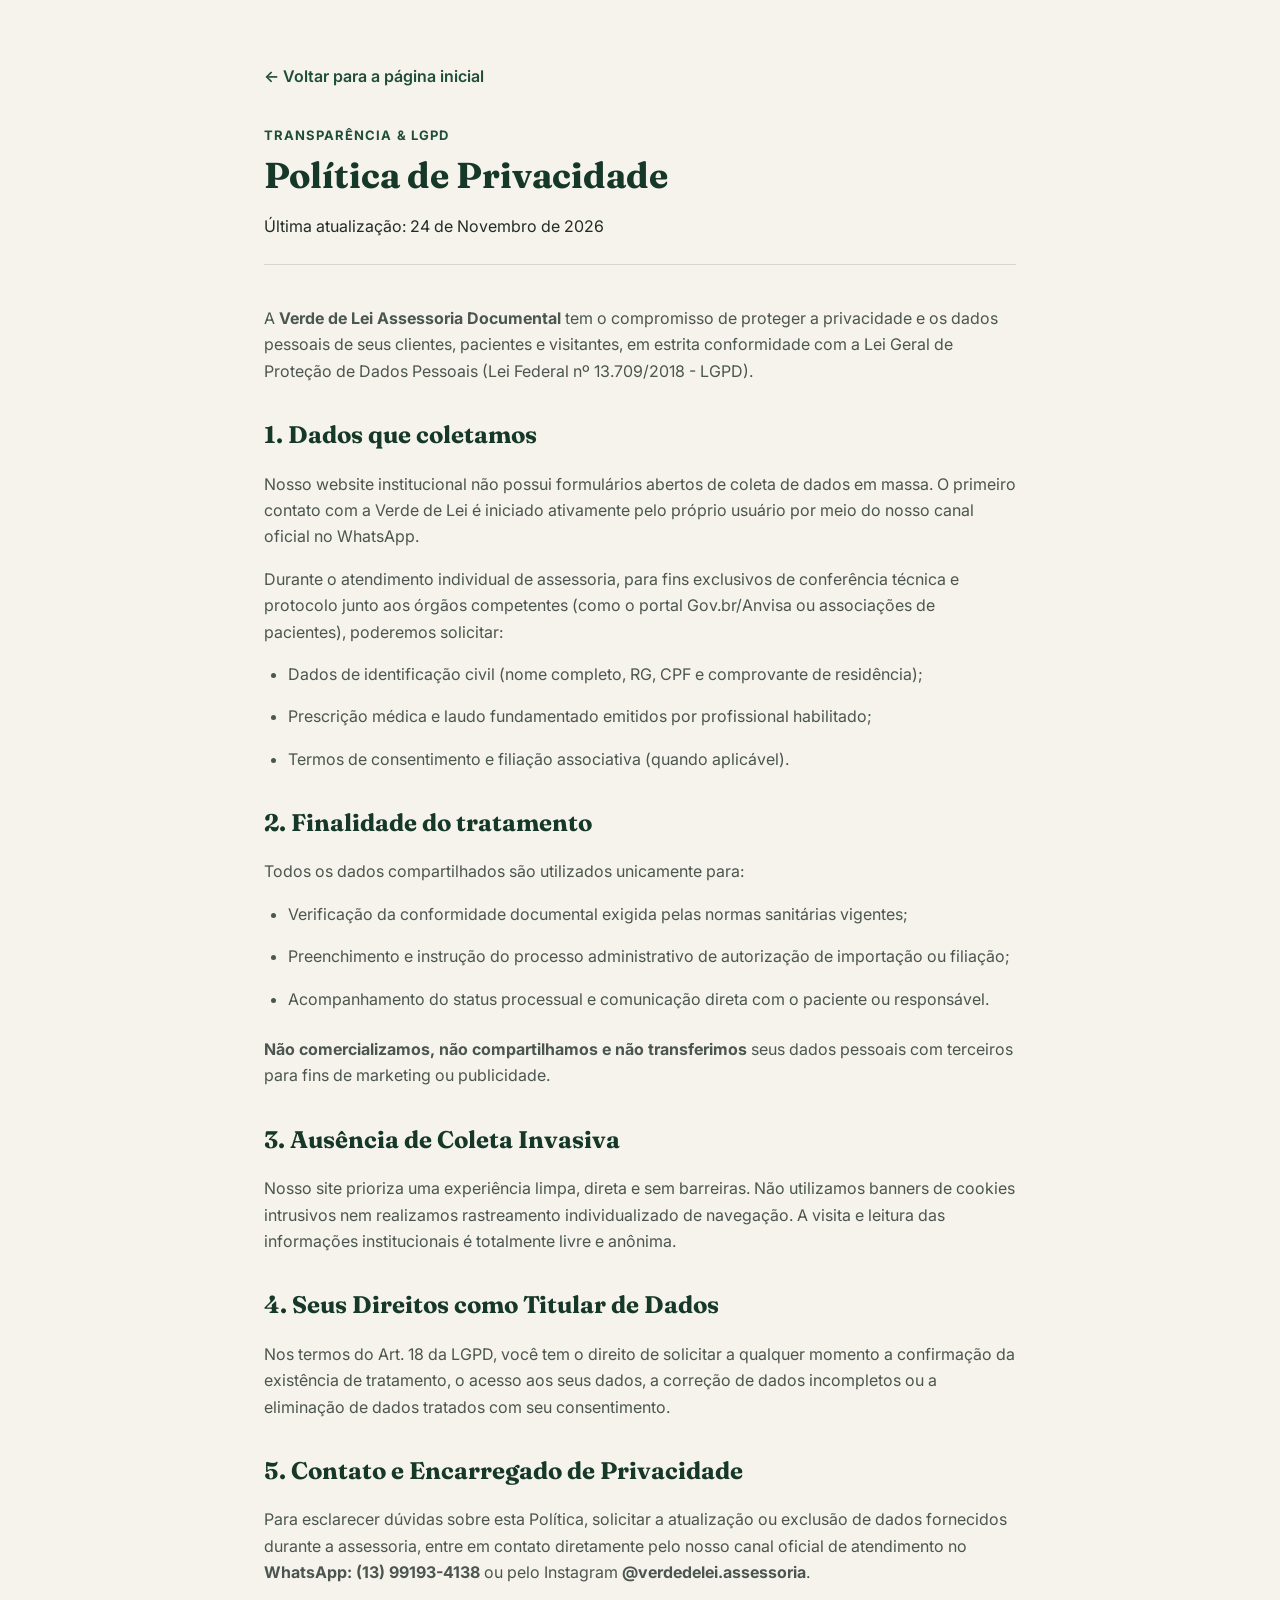
<file: politica-de-privacidade.html>
<!DOCTYPE html>
<html lang="pt-BR">
<head>
  <meta charset="UTF-8">
  <meta name="viewport" content="width=device-width, initial-scale=1.0">
  <title>Política de Privacidade | Verde de Lei</title>
  <meta name="robots" content="noindex, follow">
  <link rel="icon" type="image/png" sizes="32x32" href="assets/logo-icone.png">
  <link rel="preconnect" href="https://fonts.googleapis.com">
  <link rel="preconnect" href="https://fonts.gstatic.com" crossorigin>
  <link href="https://fonts.googleapis.com/css2?family=Fraunces:opsz,wght@9..144,600;700&family=Inter:wght@400;500;600&display=swap" rel="stylesheet">
  <link rel="stylesheet" href="style.css">
  <style>
    .legal-page { padding: 4rem 1.5rem; max-width: 800px; margin: 0 auto; }
    .legal-header { margin-bottom: 2.5rem; border-bottom: 1px solid rgba(22, 56, 40, 0.15); padding-bottom: 1.5rem; }
    .legal-content h2 { font-family: var(--font-serif); font-size: 1.5rem; color: var(--color-verde-escuro); margin: 2rem 0 1rem; }
    .legal-content p, .legal-content li { font-size: 1rem; color: var(--color-grafite-suave); line-height: 1.65; margin-bottom: 1rem; }
    .legal-content ul { list-style: disc; padding-left: 1.5rem; margin-bottom: 1.5rem; }
    .btn-voltar { display: inline-flex; align-items: center; gap: 8px; margin-bottom: 2rem; font-weight: 600; color: var(--color-verde); }
    .btn-voltar:hover { text-decoration: underline; }
  </style>
</head>
<body class="section-cream">
  <main class="legal-page">
    <a href="index.html" class="btn-voltar">&larr; Voltar para a página inicial</a>
    
    <header class="legal-header">
      <span class="section-kicker">Transparência & LGPD</span>
      <h1 class="section-title">Política de Privacidade</h1>
      <p>Última atualização: 24 de Novembro de 2026</p>
    </header>

    <article class="legal-content">
      <p>
        A <strong>Verde de Lei Assessoria Documental</strong> tem o compromisso de proteger a privacidade e os dados pessoais de seus clientes, pacientes e visitantes, em estrita conformidade com a Lei Geral de Proteção de Dados Pessoais (Lei Federal nº 13.709/2018 - LGPD).
      </p>

      <h2>1. Dados que coletamos</h2>
      <p>
        Nosso website institucional não possui formulários abertos de coleta de dados em massa. O primeiro contato com a Verde de Lei é iniciado ativamente pelo próprio usuário por meio do nosso canal oficial no WhatsApp.
      </p>
      <p>
        Durante o atendimento individual de assessoria, para fins exclusivos de conferência técnica e protocolo junto aos órgãos competentes (como o portal Gov.br/Anvisa ou associações de pacientes), poderemos solicitar:
      </p>
      <ul>
        <li>Dados de identificação civil (nome completo, RG, CPF e comprovante de residência);</li>
        <li>Prescrição médica e laudo fundamentado emitidos por profissional habilitado;</li>
        <li>Termos de consentimento e filiação associativa (quando aplicável).</li>
      </ul>

      <h2>2. Finalidade do tratamento</h2>
      <p>
        Todos os dados compartilhados são utilizados unicamente para:
      </p>
      <ul>
        <li>Verificação da conformidade documental exigida pelas normas sanitárias vigentes;</li>
        <li>Preenchimento e instrução do processo administrativo de autorização de importação ou filiação;</li>
        <li>Acompanhamento do status processual e comunicação direta com o paciente ou responsável.</li>
      </ul>
      <p>
        <strong>Não comercializamos, não compartilhamos e não transferimos</strong> seus dados pessoais com terceiros para fins de marketing ou publicidade.
      </p>

      <h2>3. Ausência de Coleta Invasiva</h2>
      <p>
        Nosso site prioriza uma experiência limpa, direta e sem barreiras. Não utilizamos banners de cookies intrusivos nem realizamos rastreamento individualizado de navegação. A visita e leitura das informações institucionais é totalmente livre e anônima.
      </p>

      <h2>4. Seus Direitos como Titular de Dados</h2>
      <p>
        Nos termos do Art. 18 da LGPD, você tem o direito de solicitar a qualquer momento a confirmação da existência de tratamento, o acesso aos seus dados, a correção de dados incompletos ou a eliminação de dados tratados com seu consentimento.
      </p>

      <h2>5. Contato e Encarregado de Privacidade</h2>
      <p>
        Para esclarecer dúvidas sobre esta Política, solicitar a atualização ou exclusão de dados fornecidos durante a assessoria, entre em contato diretamente pelo nosso canal oficial de atendimento no <strong>WhatsApp: (13) 99193-4138</strong> ou pelo Instagram <strong>@verdedelei.assessoria</strong>.
      </p>
    </article>
  </main>
</body>
</html>
</file>
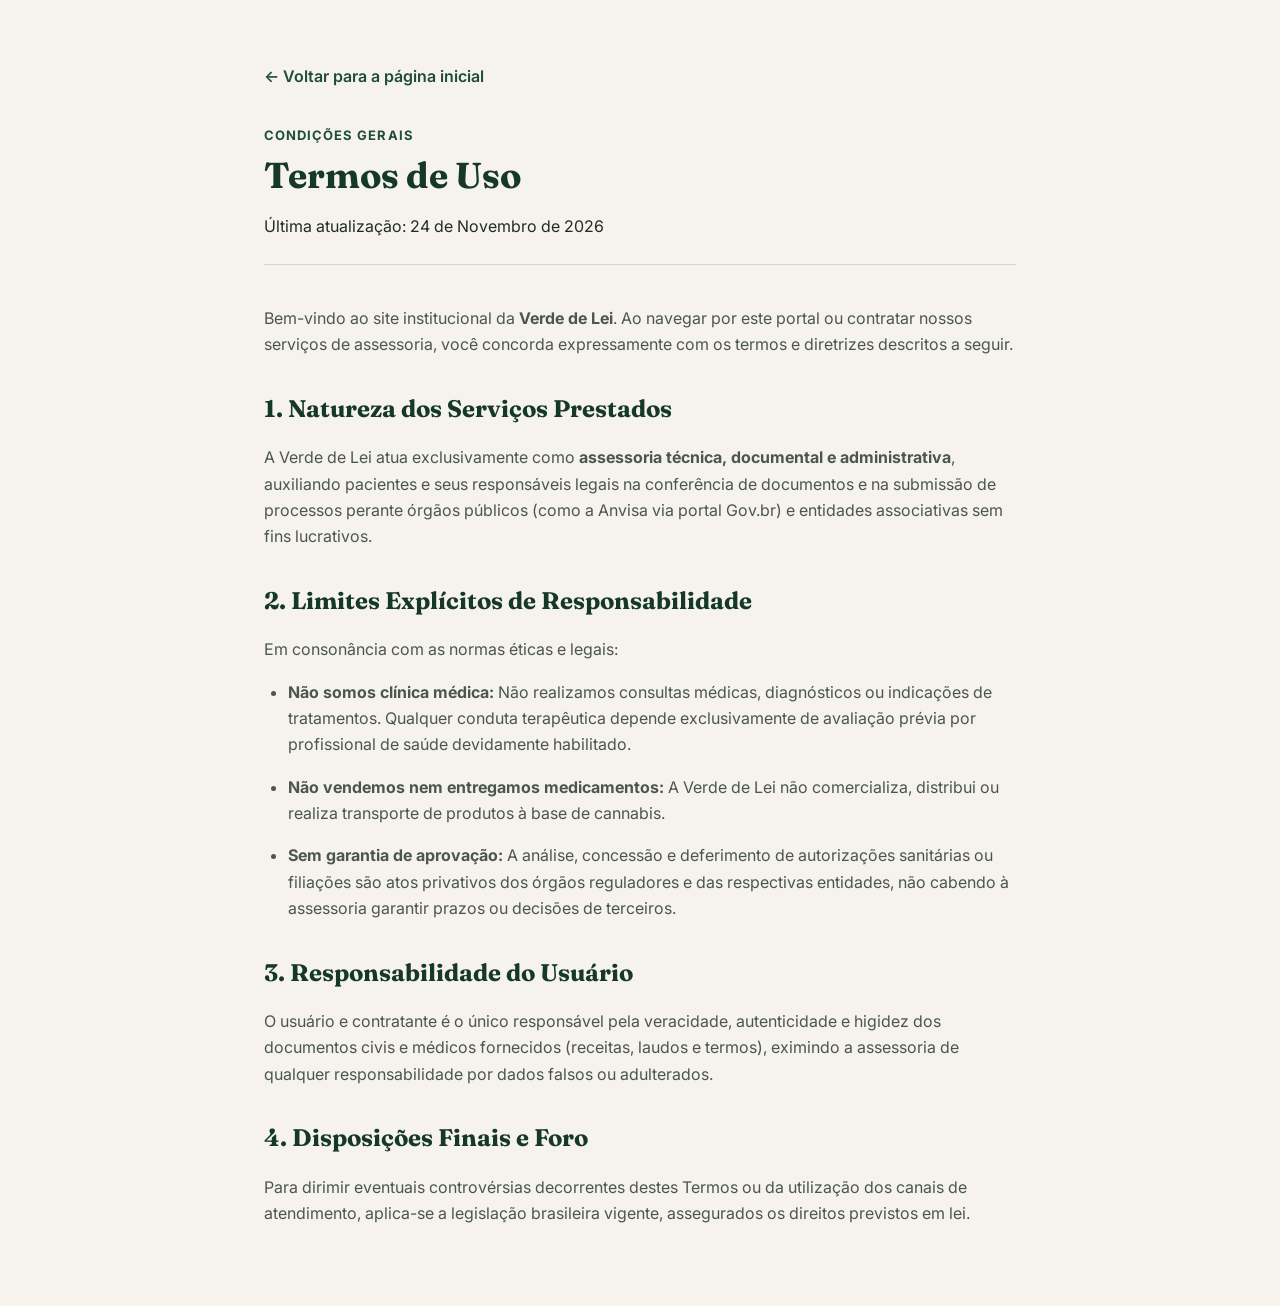
<file: termos-de-uso.html>
<!DOCTYPE html>
<html lang="pt-BR">
<head>
  <meta charset="UTF-8">
  <meta name="viewport" content="width=device-width, initial-scale=1.0">
  <title>Termos de Uso | Verde de Lei</title>
  <meta name="robots" content="noindex, follow">
  <link rel="icon" type="image/png" sizes="32x32" href="assets/logo-icone.png">
  <link rel="preconnect" href="https://fonts.googleapis.com">
  <link rel="preconnect" href="https://fonts.gstatic.com" crossorigin>
  <link href="https://fonts.googleapis.com/css2?family=Fraunces:opsz,wght@9..144,600;700&family=Inter:wght@400;500;600&display=swap" rel="stylesheet">
  <link rel="stylesheet" href="style.css">
  <style>
    .legal-page { padding: 4rem 1.5rem; max-width: 800px; margin: 0 auto; }
    .legal-header { margin-bottom: 2.5rem; border-bottom: 1px solid rgba(22, 56, 40, 0.15); padding-bottom: 1.5rem; }
    .legal-content h2 { font-family: var(--font-serif); font-size: 1.5rem; color: var(--color-verde-escuro); margin: 2rem 0 1rem; }
    .legal-content p, .legal-content li { font-size: 1rem; color: var(--color-grafite-suave); line-height: 1.65; margin-bottom: 1rem; }
    .legal-content ul { list-style: disc; padding-left: 1.5rem; margin-bottom: 1.5rem; }
    .btn-voltar { display: inline-flex; align-items: center; gap: 8px; margin-bottom: 2rem; font-weight: 600; color: var(--color-verde); }
    .btn-voltar:hover { text-decoration: underline; }
  </style>
</head>
<body class="section-cream">
  <main class="legal-page">
    <a href="index.html" class="btn-voltar">&larr; Voltar para a página inicial</a>
    
    <header class="legal-header">
      <span class="section-kicker">Condições Gerais</span>
      <h1 class="section-title">Termos de Uso</h1>
      <p>Última atualização: 24 de Novembro de 2026</p>
    </header>

    <article class="legal-content">
      <p>
        Bem-vindo ao site institucional da <strong>Verde de Lei</strong>. Ao navegar por este portal ou contratar nossos serviços de assessoria, você concorda expressamente com os termos e diretrizes descritos a seguir.
      </p>

      <h2>1. Natureza dos Serviços Prestados</h2>
      <p>
        A Verde de Lei atua exclusivamente como <strong>assessoria técnica, documental e administrativa</strong>, auxiliando pacientes e seus responsáveis legais na conferência de documentos e na submissão de processos perante órgãos públicos (como a Anvisa via portal Gov.br) e entidades associativas sem fins lucrativos.
      </p>

      <h2>2. Limites Explícitos de Responsabilidade</h2>
      <p>
        Em consonância com as normas éticas e legais:
      </p>
      <ul>
        <li><strong>Não somos clínica médica:</strong> Não realizamos consultas médicas, diagnósticos ou indicações de tratamentos. Qualquer conduta terapêutica depende exclusivamente de avaliação prévia por profissional de saúde devidamente habilitado.</li>
        <li><strong>Não vendemos nem entregamos medicamentos:</strong> A Verde de Lei não comercializa, distribui ou realiza transporte de produtos à base de cannabis.</li>
        <li><strong>Sem garantia de aprovação:</strong> A análise, concessão e deferimento de autorizações sanitárias ou filiações são atos privativos dos órgãos reguladores e das respectivas entidades, não cabendo à assessoria garantir prazos ou decisões de terceiros.</li>
      </ul>

      <h2>3. Responsabilidade do Usuário</h2>
      <p>
        O usuário e contratante é o único responsável pela veracidade, autenticidade e higidez dos documentos civis e médicos fornecidos (receitas, laudos e termos), eximindo a assessoria de qualquer responsabilidade por dados falsos ou adulterados.
      </p>

      <h2>4. Disposições Finais e Foro</h2>
      <p>
        Para dirimir eventuais controvérsias decorrentes destes Termos ou da utilização dos canais de atendimento, aplica-se a legislação brasileira vigente, assegurados os direitos previstos em lei.
      </p>
    </article>
  </main>
</body>
</html>
</file>
<file: style.css>
/* ==========================================================================
   VERDE DE LEI · FOLHA DE ESTILOS INSTITUCIONAL (MOBILE-FIRST)
   ========================================================================== */

/* 1. Variáveis e Tokens de Design */
:root {
  /* Cores Oficiais da Marca */
  --color-verde: #1F4D3A;
  --color-verde-escuro: #163828;
  --color-verde-medio: #2C6A50;
  --color-verde-suave: #6FA287;
  --color-verde-claro: #EBF2EE;
  --color-creme: #F6F3EC;
  --color-creme-card: #FFFFFF;
  --color-grafite: #222B26;
  --color-grafite-suave: #4A564F;
  --color-dourado: #D9A441;
  --color-dourado-hover: #C59132;
  --color-dourado-claro: #FBF4E7;
  --color-branco: #FFFFFF;

  /* Tipografia */
  --font-serif: 'Fraunces', Georgia, serif;
  --font-sans: 'Inter', -apple-system, BlinkMacSystemFont, 'Segoe UI', Roboto, sans-serif;

  /* Espaçamentos */
  --space-xs: 0.5rem;    /* 8px */
  --space-sm: 0.75rem;   /* 12px */
  --space-md: 1rem;      /* 16px */
  --space-lg: 1.5rem;    /* 24px */
  --space-xl: 2rem;      /* 32px */
  --space-2xl: 3rem;     /* 48px */
  --space-3xl: 4.5rem;   /* 72px */

  /* Sombras e Elevações */
  --shadow-sm: 0 2px 8px rgba(22, 56, 40, 0.05);
  --shadow-md: 0 8px 24px rgba(22, 56, 40, 0.08);
  --shadow-lg: 0 16px 40px rgba(22, 56, 40, 0.12);
  --shadow-float: 0 10px 30px rgba(217, 164, 65, 0.35);

  /* Bordas e Raios */
  --radius-sm: 8px;
  --radius-md: 14px;
  --radius-lg: 20px;
  --radius-pill: 999px;

  /* Transições Suaves */
  --transition-fast: 0.18s ease;
  --transition-normal: 0.28s ease;
}

/* 2. Reset e Regras Globais */
*, *::before, *::after {
  box-sizing: border-box;
  margin: 0;
  padding: 0;
}

html {
  font-size: 100%;
  scroll-behavior: smooth;
  scroll-padding-top: 80px;
  -webkit-text-size-adjust: 100%;
}

body {
  font-family: var(--font-sans);
  background-color: var(--color-creme);
  color: var(--color-grafite);
  line-height: 1.6;
  overflow-x: hidden;
  width: 100%;
  position: relative;
  -webkit-font-smoothing: antialiased;
  -moz-osx-font-smoothing: grayscale;
}

img, svg {
  display: block;
  max-width: 100%;
  height: auto;
}

a {
  color: inherit;
  text-decoration: none;
  transition: color var(--transition-fast);
}

ul {
  list-style: none;
}

button {
  font-family: inherit;
  cursor: pointer;
  border: none;
  background: none;
}

/* Foco Acessível Obrigatório */
:focus-visible {
  outline: 3px solid var(--color-dourado);
  outline-offset: 3px;
  border-radius: 4px;
}

/* 3. Layout e Containers */
.container {
  width: 100%;
  max-width: 1180px;
  margin-left: auto;
  margin-right: auto;
  padding-left: var(--space-lg);
  padding-right: var(--space-lg);
}

.container-narrow {
  max-width: 840px;
}

.section {
  padding-top: var(--space-2xl);
  padding-bottom: var(--space-2xl);
  position: relative;
}

.section-cream {
  background-color: var(--color-creme);
}

.section-white {
  background-color: var(--color-branco);
}

.section-header {
  margin-bottom: var(--space-2xl);
}

.text-center {
  text-align: center;
}

.section-kicker {
  display: inline-block;
  font-size: 0.8125rem;
  font-weight: 700;
  letter-spacing: 0.08em;
  text-transform: uppercase;
  color: var(--color-verde);
  margin-bottom: var(--space-xs);
}

.kicker-gold {
  color: var(--color-dourado);
}

.section-title {
  font-family: var(--font-serif);
  font-size: 1.875rem;
  line-height: 1.25;
  font-weight: 700;
  color: var(--color-verde-escuro);
  margin-bottom: var(--space-md);
}

.section-description {
  font-size: 1.0625rem;
  color: var(--color-grafite-suave);
  max-width: 680px;
  margin-left: auto;
  margin-right: auto;
}

/* 4. Botões e Ações */
.btn {
  display: inline-flex;
  align-items: center;
  justify-content: center;
  gap: var(--space-sm);
  font-weight: 600;
  font-size: 1rem;
  padding: 0.875rem 1.75rem;
  border-radius: var(--radius-pill);
  transition: transform var(--transition-fast), background-color var(--transition-fast), box-shadow var(--transition-fast);
  cursor: pointer;
  text-align: center;
}

.btn-primary {
  background-color: var(--color-dourado);
  color: var(--color-grafite);
  box-shadow: 0 4px 14px rgba(217, 164, 65, 0.28);
}

.btn-primary:hover {
  background-color: var(--color-dourado-hover);
  transform: translateY(-2px);
  box-shadow: 0 6px 20px rgba(217, 164, 65, 0.4);
}

.btn-primary:active {
  transform: translateY(0);
}

.btn-outline {
  background-color: transparent;
  color: var(--color-verde-escuro);
  border: 2px solid var(--color-verde);
}

.btn-outline:hover {
  background-color: var(--color-verde);
  color: var(--color-creme);
  transform: translateY(-2px);
}

.btn-sm {
  padding: 0.625rem 1.25rem;
  font-size: 0.875rem;
}

.btn-lg {
  padding: 1rem 2rem;
  font-size: 1.125rem;
}

.btn-xl {
  padding: 1.125rem 2.25rem;
  font-size: 1.1875rem;
}

.icon-wa {
  flex-shrink: 0;
}

/* 5. Cabeçalho / Barra de Navegação */
.site-header {
  position: sticky;
  top: 0;
  z-index: 100;
  background-color: rgba(246, 243, 236, 0.95);
  backdrop-filter: blur(10px);
  -webkit-backdrop-filter: blur(10px);
  border-bottom: 1px solid rgba(22, 56, 40, 0.08);
  transition: box-shadow var(--transition-normal);
}

.nav-container {
  display: flex;
  align-items: center;
  justify-content: space-between;
  height: 72px;
}

.logo-img {
  height: 38px;
  width: auto;
}

.main-nav {
  display: none;
}

.nav-cta {
  display: none;
}

/* 6. Seção Hero */
.hero-section {
  background: radial-gradient(circle at 90% 10%, rgba(111, 162, 135, 0.18) 0%, transparent 60%),
              radial-gradient(circle at 10% 90%, rgba(217, 164, 65, 0.08) 0%, transparent 50%),
              var(--color-creme);
  padding-top: var(--space-2xl);
  padding-bottom: var(--space-3xl);
  position: relative;
  overflow: hidden;
}

.hero-grid {
  display: grid;
  grid-template-columns: 1fr;
  gap: var(--space-2xl);
  align-items: center;
}

.tag-label {
  display: inline-flex;
  align-items: center;
  gap: 8px;
  padding: 6px 14px;
  border-radius: var(--radius-pill);
  background-color: var(--color-verde-claro);
  color: var(--color-verde);
  font-size: 0.8125rem;
  font-weight: 600;
  margin-bottom: var(--space-md);
}

.tag-ponto {
  width: 8px;
  height: 8px;
  border-radius: 50%;
  background-color: var(--color-dourado);
  display: inline-block;
}

.hero-title {
  font-family: var(--font-serif);
  font-size: 2.25rem;
  line-height: 1.2;
  font-weight: 700;
  color: var(--color-verde-escuro);
  margin-bottom: var(--space-md);
  letter-spacing: -0.01em;
}

.hero-subtitle {
  font-size: 1.125rem;
  line-height: 1.55;
  color: var(--color-grafite-suave);
  margin-bottom: var(--space-xl);
}

.hero-cta-box {
  display: flex;
  flex-direction: column;
  align-items: flex-start;
  gap: var(--space-xs);
  margin-bottom: var(--space-xl);
}

.hero-microcopy {
  font-size: 0.875rem;
  color: var(--color-grafite-suave);
  padding-left: var(--space-xs);
}

.hero-badges {
  display: flex;
  flex-wrap: wrap;
  gap: var(--space-md);
  padding-top: var(--space-sm);
  border-top: 1px solid rgba(22, 56, 40, 0.1);
}

.badge-item {
  display: inline-flex;
  align-items: center;
  gap: 6px;
  font-size: 0.875rem;
  font-weight: 500;
  color: var(--color-verde-escuro);
}

.badge-icon {
  color: var(--color-verde);
  flex-shrink: 0;
}

.hero-visual {
  display: flex;
  justify-content: center;
  align-items: center;
}

.hero-svg-art {
  width: 100%;
  max-width: 440px;
  height: auto;
}

/* 7. Seção: Para quem é (Cards) */
.grid-3 {
  display: grid;
  grid-template-columns: 1fr;
  gap: var(--space-lg);
}

.feature-card {
  background-color: var(--color-branco);
  padding: var(--space-xl);
  border-radius: var(--radius-lg);
  box-shadow: var(--shadow-sm);
  border: 1px solid rgba(22, 56, 40, 0.06);
  transition: transform var(--transition-normal), box-shadow var(--transition-normal);
}

.feature-card:hover {
  transform: translateY(-4px);
  box-shadow: var(--shadow-md);
}

.card-icon-wrap {
  width: 52px;
  height: 52px;
  border-radius: var(--radius-md);
  background-color: var(--color-verde-claro);
  color: var(--color-verde);
  display: flex;
  align-items: center;
  justify-content: center;
  margin-bottom: var(--space-md);
}

.card-title {
  font-family: var(--font-serif);
  font-size: 1.25rem;
  font-weight: 700;
  color: var(--color-verde-escuro);
  margin-bottom: var(--space-xs);
}

.card-body {
  font-size: 0.9375rem;
  color: var(--color-grafite-suave);
  line-height: 1.5;
}

/* 8. Seção: Como funciona (Linha do tempo) */
.timeline-steps {
  display: grid;
  grid-template-columns: 1fr;
  gap: var(--space-lg);
  margin-bottom: var(--space-3xl);
}

.step-card {
  display: flex;
  gap: var(--space-lg);
  background-color: var(--color-creme);
  padding: var(--space-lg);
  border-radius: var(--radius-md);
  border: 1px solid rgba(22, 56, 40, 0.08);
}

.step-badge {
  width: 44px;
  height: 44px;
  flex-shrink: 0;
  border-radius: 50%;
  background-color: var(--color-verde);
  color: var(--color-creme);
  font-family: var(--font-serif);
  font-size: 1.25rem;
  font-weight: 700;
  display: flex;
  align-items: center;
  justify-content: center;
  box-shadow: 0 4px 10px rgba(31, 77, 58, 0.25);
}

.step-content {
  flex: 1;
}

.step-title {
  font-family: var(--font-serif);
  font-size: 1.1875rem;
  font-weight: 700;
  color: var(--color-verde-escuro);
  margin-bottom: var(--space-xs);
}

.step-text {
  font-size: 0.9375rem;
  color: var(--color-grafite-suave);
  margin-bottom: var(--space-xs);
}

.step-tag {
  display: inline-block;
  font-size: 0.75rem;
  font-weight: 600;
  text-transform: uppercase;
  letter-spacing: 0.05em;
  color: var(--color-verde-medio);
}

/* Banner Intermediário */
.cta-banner-middle {
  background: linear-gradient(135deg, var(--color-verde-escuro) 0%, var(--color-verde) 100%);
  color: var(--color-creme);
  padding: var(--space-xl);
  border-radius: var(--radius-lg);
  display: flex;
  flex-direction: column;
  gap: var(--space-lg);
  align-items: flex-start;
  box-shadow: var(--shadow-md);
}

.cta-banner-content h3 {
  font-family: var(--font-serif);
  font-size: 1.375rem;
  margin-bottom: var(--space-xs);
  color: var(--color-creme);
}

.cta-banner-content p {
  color: var(--color-verde-suave);
  font-size: 0.9375rem;
}

/* 9. Seção: O que fazemos e o que não fazemos */
.grid-2 {
  display: grid;
  grid-template-columns: 1fr;
  gap: var(--space-xl);
}

.comparison-column {
  background-color: var(--color-branco);
  padding: var(--space-xl);
  border-radius: var(--radius-lg);
  box-shadow: var(--shadow-sm);
}

.col-fazemos {
  border-top: 4px solid var(--color-verde);
}

.col-nao-fazemos {
  border-top: 4px solid #C05E52;
}

.col-header {
  display: flex;
  align-items: center;
  gap: var(--space-sm);
  margin-bottom: var(--space-lg);
  padding-bottom: var(--space-sm);
  border-bottom: 1px solid rgba(22, 56, 40, 0.08);
}

.col-header h3 {
  font-family: var(--font-serif);
  font-size: 1.3125rem;
  font-weight: 700;
  color: var(--color-verde-escuro);
}

.col-fazemos .col-icon {
  color: var(--color-verde);
}

.col-nao-fazemos .col-icon {
  color: #C05E52;
}

.col-list li {
  font-size: 0.9375rem;
  color: var(--color-grafite-suave);
  margin-bottom: var(--space-md);
  line-height: 1.5;
}

.col-list li:last-child {
  margin-bottom: 0;
}

.col-list strong {
  color: var(--color-grafite);
}

/* 10. Seção: Checklist de documentos */
.checklist-card {
  background-color: var(--color-creme);
  padding: var(--space-xl);
  border-radius: var(--radius-lg);
  border: 1px solid rgba(22, 56, 40, 0.06);
  text-align: left;
}

.chk-icon-wrap {
  width: 58px;
  height: 58px;
  border-radius: var(--radius-md);
  background-color: var(--color-branco);
  color: var(--color-verde);
  display: flex;
  align-items: center;
  justify-content: center;
  margin-bottom: var(--space-md);
  box-shadow: var(--shadow-sm);
}

.checklist-card h3 {
  font-family: var(--font-serif);
  font-size: 1.1875rem;
  color: var(--color-verde-escuro);
  margin-bottom: var(--space-xs);
}

.checklist-card p {
  font-size: 0.9375rem;
  color: var(--color-grafite-suave);
}

.checklist-action {
  margin-top: var(--space-2xl);
}

.checklist-lead {
  font-size: 1.0625rem;
  color: var(--color-verde-escuro);
  font-weight: 600;
  margin-bottom: var(--space-md);
}

.icon-arrow {
  transition: transform var(--transition-fast);
}

.btn-outline:hover .icon-arrow {
  transform: translateX(4px);
}

/* 11. Seção: Perguntas Frequentes (Acordeão) */
.accordion {
  display: flex;
  flex-direction: column;
  gap: var(--space-md);
}

.faq-item {
  background-color: var(--color-branco);
  border-radius: var(--radius-md);
  border: 1px solid rgba(22, 56, 40, 0.08);
  box-shadow: var(--shadow-sm);
  transition: box-shadow var(--transition-fast), border-color var(--transition-fast);
  overflow: hidden;
}

.faq-item[open] {
  border-color: var(--color-verde-suave);
  box-shadow: var(--shadow-md);
}

.faq-trigger {
  display: flex;
  align-items: center;
  justify-content: space-between;
  gap: var(--space-md);
  padding: var(--space-lg);
  font-size: 1.0625rem;
  font-weight: 600;
  color: var(--color-verde-escuro);
  cursor: pointer;
  user-select: none;
  list-style: none; /* Remove seta padrão */
}

.faq-trigger::-webkit-details-marker {
  display: none;
}

.faq-question {
  text-align: left;
}

/* Ícone de Mais/Menos acessível no Acordeão */
.faq-icon {
  width: 28px;
  height: 28px;
  border-radius: 50%;
  background-color: var(--color-creme);
  flex-shrink: 0;
  position: relative;
  transition: transform var(--transition-normal), background-color var(--transition-normal);
}

.faq-icon::before,
.faq-icon::after {
  content: '';
  position: absolute;
  top: 50%;
  left: 50%;
  background-color: var(--color-verde);
  transform: translate(-50%, -50%);
  transition: transform var(--transition-normal);
}

.faq-icon::before {
  width: 12px;
  height: 2px;
}

.faq-icon::after {
  width: 2px;
  height: 12px;
}

.faq-item[open] .faq-icon {
  background-color: var(--color-verde);
  transform: rotate(45deg);
}

.faq-item[open] .faq-icon::before,
.faq-item[open] .faq-icon::after {
  background-color: var(--color-creme);
}

.faq-content {
  padding: 0 var(--space-lg) var(--space-lg) var(--space-lg);
  font-size: 0.9375rem;
  line-height: 1.6;
  color: var(--color-grafite-suave);
}

.faq-content p strong {
  color: var(--color-verde-escuro);
}

/* 12. Seção: CTA Final */
.section-dark-cta {
  background: radial-gradient(circle at 50% 20%, rgba(44, 106, 80, 0.4) 0%, transparent 70%),
              var(--color-verde-escuro);
  color: var(--color-creme);
  padding-top: var(--space-3xl);
  padding-bottom: var(--space-3xl);
}

.title-light {
  color: var(--color-creme);
}

.description-light {
  color: var(--color-verde-suave);
  margin-bottom: var(--space-xl);
}

.cta-actions {
  display: flex;
  flex-direction: column;
  align-items: center;
  gap: var(--space-md);
}

.cta-notice {
  font-size: 0.8125rem;
  color: rgba(246, 243, 236, 0.65);
}

/* 13. Rodapé Institucional */
.site-footer {
  background-color: #11281D;
  color: var(--color-verde-suave);
  padding-top: var(--space-3xl);
  padding-bottom: var(--space-xl);
  font-size: 0.875rem;
}

.footer-top {
  display: grid;
  grid-template-columns: 1fr;
  gap: var(--space-2xl);
  margin-bottom: var(--space-2xl);
}

.footer-logo {
  height: 38px;
  width: auto;
  margin-bottom: var(--space-md);
}

.footer-tagline {
  color: rgba(246, 243, 236, 0.7);
  max-width: 320px;
  line-height: 1.5;
}

.footer-heading {
  font-family: var(--font-serif);
  font-size: 1.0625rem;
  color: var(--color-creme);
  margin-bottom: var(--space-md);
}

.footer-nav li,
.footer-contact-list li {
  margin-bottom: var(--space-xs);
}

.footer-nav a:hover,
.social-link:hover {
  color: var(--color-dourado);
}

.social-link {
  display: inline-flex;
  align-items: center;
  gap: 8px;
}

/* Caixa de Aviso Legal Obrigatório no Rodapé */
.footer-disclaimer-box {
  background-color: rgba(22, 56, 40, 0.6);
  border: 1px solid rgba(111, 162, 135, 0.2);
  border-radius: var(--radius-md);
  padding: var(--space-md) var(--space-lg);
  margin-bottom: var(--space-xl);
}

.disclaimer-text {
  font-size: 0.8125rem;
  line-height: 1.55;
  color: rgba(246, 243, 236, 0.85);
}

.disclaimer-text strong {
  color: var(--color-dourado);
}

.footer-bottom {
  border-top: 1px solid rgba(111, 162, 135, 0.15);
  padding-top: var(--space-lg);
  display: flex;
  flex-direction: column;
  gap: var(--space-sm);
  align-items: center;
  text-align: center;
  color: rgba(246, 243, 236, 0.5);
  font-size: 0.8125rem;
}

.footer-legal-links {
  display: flex;
  gap: var(--space-sm);
}

.footer-legal-links a:hover {
  color: var(--color-creme);
}

/* 14. Botão Flutuante de WhatsApp */
.wa-float-container {
  position: fixed;
  bottom: 24px;
  right: 20px;
  z-index: 99;
}

.btn-wa-float {
  display: inline-flex;
  align-items: center;
  gap: var(--space-sm);
  background-color: var(--color-dourado);
  color: var(--color-grafite);
  padding: 12px 18px;
  border-radius: var(--radius-pill);
  box-shadow: var(--shadow-float);
  font-weight: 700;
  font-size: 0.9375rem;
  transition: transform var(--transition-fast), background-color var(--transition-fast);
}

.btn-wa-float:hover {
  background-color: var(--color-dourado-hover);
  transform: translateY(-3px) scale(1.02);
}

/* ==========================================================================
   15. MEDIA QUERIES (DESKTOP E TABLET)
   ========================================================================== */

@media (min-width: 640px) {
  .hero-cta-box {
    flex-direction: row;
    align-items: center;
    gap: var(--space-md);
  }

  .cta-banner-middle {
    flex-direction: row;
    justify-content: space-between;
    align-items: center;
  }
}

@media (min-width: 768px) {
  .hero-title {
    font-size: 2.75rem;
  }

  .section-title {
    font-size: 2.25rem;
  }

  .grid-2 {
    grid-template-columns: repeat(2, 1fr);
  }

  .grid-3 {
    grid-template-columns: repeat(3, 1fr);
  }

  .timeline-steps {
    grid-template-columns: repeat(2, 1fr);
  }

  .footer-top {
    grid-template-columns: 2fr 1fr 1.5fr;
  }

  .footer-bottom {
    flex-direction: row;
    justify-content: space-between;
  }
}

@media (min-width: 1024px) {
  .main-nav {
    display: block;
  }

  .nav-links {
    display: flex;
    gap: var(--space-xl);
    font-size: 0.9375rem;
    font-weight: 500;
    color: var(--color-verde-escuro);
  }

  .nav-links a:hover {
    color: var(--color-verde-medio);
  }

  .nav-cta {
    display: block;
  }

  .hero-grid {
    grid-template-columns: 1.15fr 0.85fr;
  }

  .hero-title {
    font-size: 3.25rem;
  }

  .timeline-steps {
    grid-template-columns: repeat(4, 1fr);
  }

  .step-card {
    flex-direction: column;
  }
}

/* Respeito a prefers-reduced-motion */
@media (prefers-reduced-motion: reduce) {
  *, *::before, *::after {
    animation-duration: 0.01ms !important;
    animation-iteration-count: 1 !important;
    transition-duration: 0.01ms !important;
    scroll-behavior: auto !important;
  }
}
</file>
